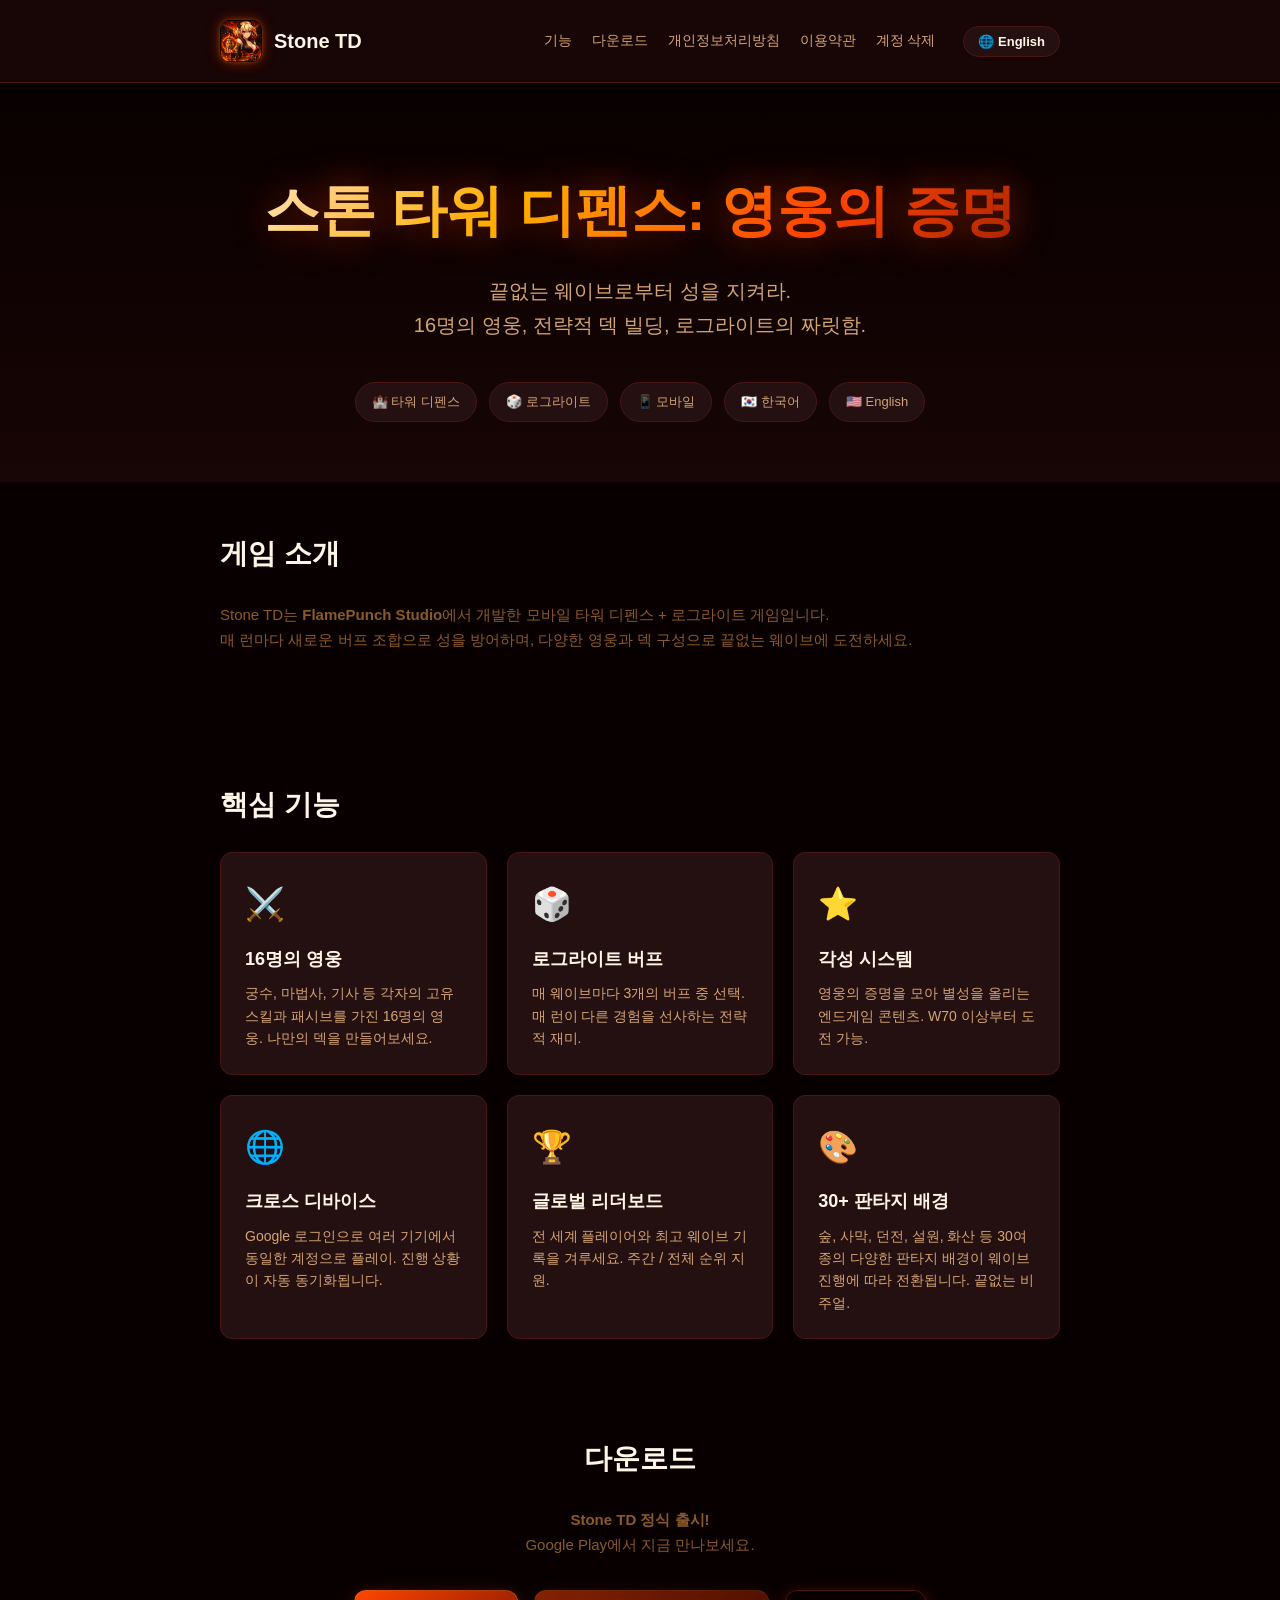
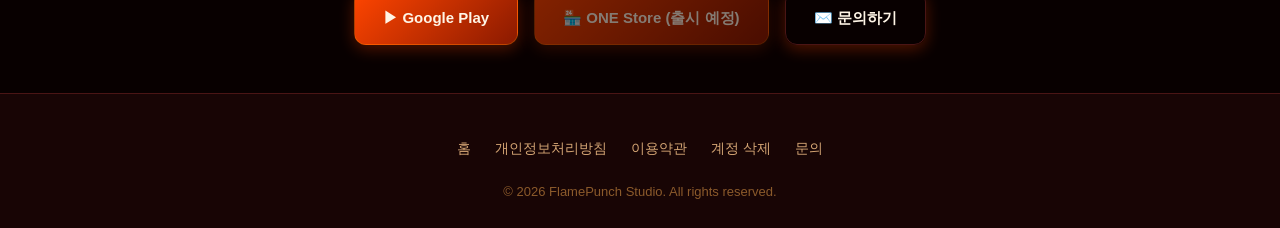
<file: index.html>
<!DOCTYPE html>
<html lang="ko">
<head>
  <meta charset="UTF-8" />
  <meta name="viewport" content="width=device-width, initial-scale=1.0" />
  <title>스톤 타워 디펜스: 영웅의 증명</title>
  <meta
    name="description"
    content="Stone TD는 성을 지키는 타워 디펜스 + 로그라이트 모바일 게임입니다. 16명의 영웅과 끝없는 웨이브에 맞서보세요."
  />
  <meta name="author" content="FlamePunch Studio" />
  <meta name="robots" content="index, follow" />

  <!-- Open Graph -->
  <meta property="og:title" content="스톤 타워 디펜스: 영웅의 증명" />
  <meta
    property="og:description"
    content="타워 디펜스 + 로그라이트 모바일 게임 — FlamePunch Studio"
  />
  <meta property="og:type" content="website" />
  <meta
    property="og:url"
    content="https://stonetd.flamepunch.com/"
  />

  <link rel="stylesheet" href="style.css" />
</head>
<body class="show-ko">
  <!-- ─────────── 헤더 ─────────── -->
  <header>
    <div class="container">
      <nav class="nav">
        <a href="index.html" class="logo">
          <img src="Stone_TD_Icon.png" alt="Stone TD" class="logo-icon" />
          <span>Stone TD</span>
        </a>
        <ul class="nav-links">
          <li>
            <a href="#features">
              <span data-lang="ko">기능</span>
              <span data-lang="en">Features</span>
            </a>
          </li>
          <li>
            <a href="#download">
              <span data-lang="ko">다운로드</span>
              <span data-lang="en">Download</span>
            </a>
          </li>
          <li>
            <a href="privacy.html">
              <span data-lang="ko">개인정보처리방침</span>
              <span data-lang="en">Privacy</span>
            </a>
          </li>
          <li>
            <a href="terms.html">
              <span data-lang="ko">이용약관</span>
              <span data-lang="en">Terms</span>
            </a>
          </li>
          <li>
            <a href="delete-account.html">
              <span data-lang="ko">계정 삭제</span>
              <span data-lang="en">Delete Account</span>
            </a>
          </li>
          <li>
            <button class="lang-switch" type="button">🌐 English</button>
          </li>
        </ul>
      </nav>
    </div>
  </header>

  <!-- ─────────── Hero ─────────── -->
  <section class="hero">
    <div class="container">
      <h1>
        <span data-lang="ko">스톤 타워 디펜스: 영웅의 증명</span>
        <span data-lang="en">Stone TD: Proof of Heroes</span>
      </h1>
      <p class="tagline" data-lang="ko">
        끝없는 웨이브로부터 성을 지켜라.<br />
        16명의 영웅, 전략적 덱 빌딩, 로그라이트의 짜릿함.
      </p>
      <p class="tagline" data-lang="en">
        Defend your castle from endless waves.<br />
        16 unique heroes, strategic deck building, roguelite thrills.
      </p>
      <div class="hero-badges">
        <span class="badge">
          <span data-lang="ko">🏰 타워 디펜스</span>
          <span data-lang="en">🏰 Tower Defense</span>
        </span>
        <span class="badge">
          <span data-lang="ko">🎲 로그라이트</span>
          <span data-lang="en">🎲 Roguelite</span>
        </span>
        <span class="badge">
          <span data-lang="ko">📱 모바일</span>
          <span data-lang="en">📱 Mobile</span>
        </span>
        <span class="badge">🇰🇷 한국어</span>
        <span class="badge">🇺🇸 English</span>
      </div>
    </div>
  </section>

  <!-- ─────────── About ─────────── -->
  <section id="about">
    <div class="container">
      <h2 class="section-title">
        <span data-lang="ko">게임 소개</span>
        <span data-lang="en">About Stone TD</span>
      </h2>
      <p class="section-subtitle" data-lang="ko">
        Stone TD는 <strong>FlamePunch Studio</strong>에서 개발한 모바일 타워
        디펜스 + 로그라이트 게임입니다.<br />
        매 런마다 새로운 버프 조합으로 성을 방어하며, 다양한 영웅과 덱 구성으로
        끝없는 웨이브에 도전하세요.
      </p>
      <p class="section-subtitle" data-lang="en">
        Stone TD is a mobile tower defense + roguelite game developed by
        <strong>FlamePunch Studio</strong>.<br />
        Defend your castle with fresh buff combinations every run, and
        challenge endless waves with diverse heroes and strategic deck
        building.
      </p>
    </div>
  </section>

  <!-- ─────────── Features ─────────── -->
  <section id="features">
    <div class="container">
      <h2 class="section-title">
        <span data-lang="ko">핵심 기능</span>
        <span data-lang="en">Core Features</span>
      </h2>
      <div class="features">
        <div class="feature-card">
          <div class="emoji">⚔️</div>
          <h3>
            <span data-lang="ko">16명의 영웅</span>
            <span data-lang="en">16 Unique Heroes</span>
          </h3>
          <p data-lang="ko">
            궁수, 마법사, 기사 등 각자의 고유 스킬과 패시브를 가진 16명의 영웅.
            나만의 덱을 만들어보세요.
          </p>
          <p data-lang="en">
            Archers, mages, knights, and more — 16 heroes each with unique
            skills and passives. Build your own deck.
          </p>
        </div>
        <div class="feature-card">
          <div class="emoji">🎲</div>
          <h3>
            <span data-lang="ko">로그라이트 버프</span>
            <span data-lang="en">Roguelite Buffs</span>
          </h3>
          <p data-lang="ko">
            매 웨이브마다 3개의 버프 중 선택. 매 런이 다른 경험을 선사하는
            전략적 재미.
          </p>
          <p data-lang="en">
            Choose 1 of 3 buffs every wave. Each run offers a fresh strategic
            experience.
          </p>
        </div>
        <div class="feature-card">
          <div class="emoji">⭐</div>
          <h3>
            <span data-lang="ko">각성 시스템</span>
            <span data-lang="en">Awakening System</span>
          </h3>
          <p data-lang="ko">
            영웅의 증명을 모아 별성을 올리는 엔드게임 콘텐츠. W70 이상부터 도전
            가능.
          </p>
          <p data-lang="en">
            Collect Hero's Proof to upgrade star levels — endgame content
            unlocked from Wave 70 and beyond.
          </p>
        </div>
        <div class="feature-card">
          <div class="emoji">🌐</div>
          <h3>
            <span data-lang="ko">크로스 디바이스</span>
            <span data-lang="en">Cross-Device Sync</span>
          </h3>
          <p data-lang="ko">
            Google 로그인으로 여러 기기에서 동일한 계정으로 플레이. 진행 상황이
            자동 동기화됩니다.
          </p>
          <p data-lang="en">
            Play across multiple devices with one account via Google Sign-In.
            Your progress syncs automatically.
          </p>
        </div>
        <div class="feature-card">
          <div class="emoji">🏆</div>
          <h3>
            <span data-lang="ko">글로벌 리더보드</span>
            <span data-lang="en">Global Leaderboard</span>
          </h3>
          <p data-lang="ko">
            전 세계 플레이어와 최고 웨이브 기록을 겨루세요. 주간 / 전체 순위
            지원.
          </p>
          <p data-lang="en">
            Compete with players worldwide for top wave records. Weekly and
            all-time rankings supported.
          </p>
        </div>
        <div class="feature-card">
          <div class="emoji">🎨</div>
          <h3>
            <span data-lang="ko">30+ 판타지 배경</span>
            <span data-lang="en">30+ Fantasy Backgrounds</span>
          </h3>
          <p data-lang="ko">
            숲, 사막, 던전, 설원, 화산 등 30여 종의 다양한 판타지 배경이
            웨이브 진행에 따라 전환됩니다. 끝없는 비주얼.
          </p>
          <p data-lang="en">
            Forest, desert, dungeon, snowfield, volcano, and more — 30+ fantasy
            backgrounds transition as you progress. Endless visuals.
          </p>
        </div>
      </div>
    </div>
  </section>

  <!-- ─────────── Download ─────────── -->
  <section id="download">
    <div class="container" style="text-align: center">
      <h2 class="section-title">
        <span data-lang="ko">다운로드</span>
        <span data-lang="en">Download</span>
      </h2>
      <p class="section-subtitle" data-lang="ko">
        <strong>Stone TD 정식 출시!</strong><br />
        Google Play에서 지금 만나보세요.
      </p>
      <p class="section-subtitle" data-lang="en">
        <strong>Stone TD is now available!</strong><br />
        Download on Google Play.
      </p>
      <div class="cta-buttons">
        <a href="https://play.google.com/store/apps/details?id=com.flamepunchstudio.stonetd&hl=ko-KR&gl=KR" class="btn" data-lang="ko" target="_blank" rel="noopener">▶ Google Play</a>
        <a href="https://play.google.com/store/apps/details?id=com.flamepunchstudio.stonetd&hl=en-US&gl=US" class="btn" data-lang="en" target="_blank" rel="noopener">▶ Google Play</a>
        <a href="#" class="btn" style="opacity: 0.5; cursor: not-allowed; pointer-events: none;">
          <span data-lang="ko">🏪 ONE Store (출시 예정)</span>
          <span data-lang="en">🏪 ONE Store (Coming soon)</span>
        </a>
        <a href="mailto:support@flamepunch.com" class="btn btn-secondary">
          <span data-lang="ko">✉️ 문의하기</span>
          <span data-lang="en">✉️ Contact Us</span>
        </a>
      </div>
    </div>
  </section>

  <!-- ─────────── 푸터 ─────────── -->
  <footer>
    <div class="container">
      <ul class="footer-links">
        <li>
          <a href="index.html">
            <span data-lang="ko">홈</span>
            <span data-lang="en">Home</span>
          </a>
        </li>
        <li>
          <a href="privacy.html">
            <span data-lang="ko">개인정보처리방침</span>
            <span data-lang="en">Privacy Policy</span>
          </a>
        </li>
        <li>
          <a href="terms.html">
            <span data-lang="ko">이용약관</span>
            <span data-lang="en">Terms of Service</span>
          </a>
        </li>
        <li>
          <a href="delete-account.html">
            <span data-lang="ko">계정 삭제</span>
            <span data-lang="en">Delete Account</span>
          </a>
        </li>
        <li>
          <a href="mailto:support@flamepunch.com">
            <span data-lang="ko">문의</span>
            <span data-lang="en">Contact</span>
          </a>
        </li>
      </ul>
      <p class="footer-copyright">
        © 2026 FlamePunch Studio. All rights reserved.
      </p>
    </div>
  </footer>

  <script src="lang.js"></script>
</body>
</html>
</file>
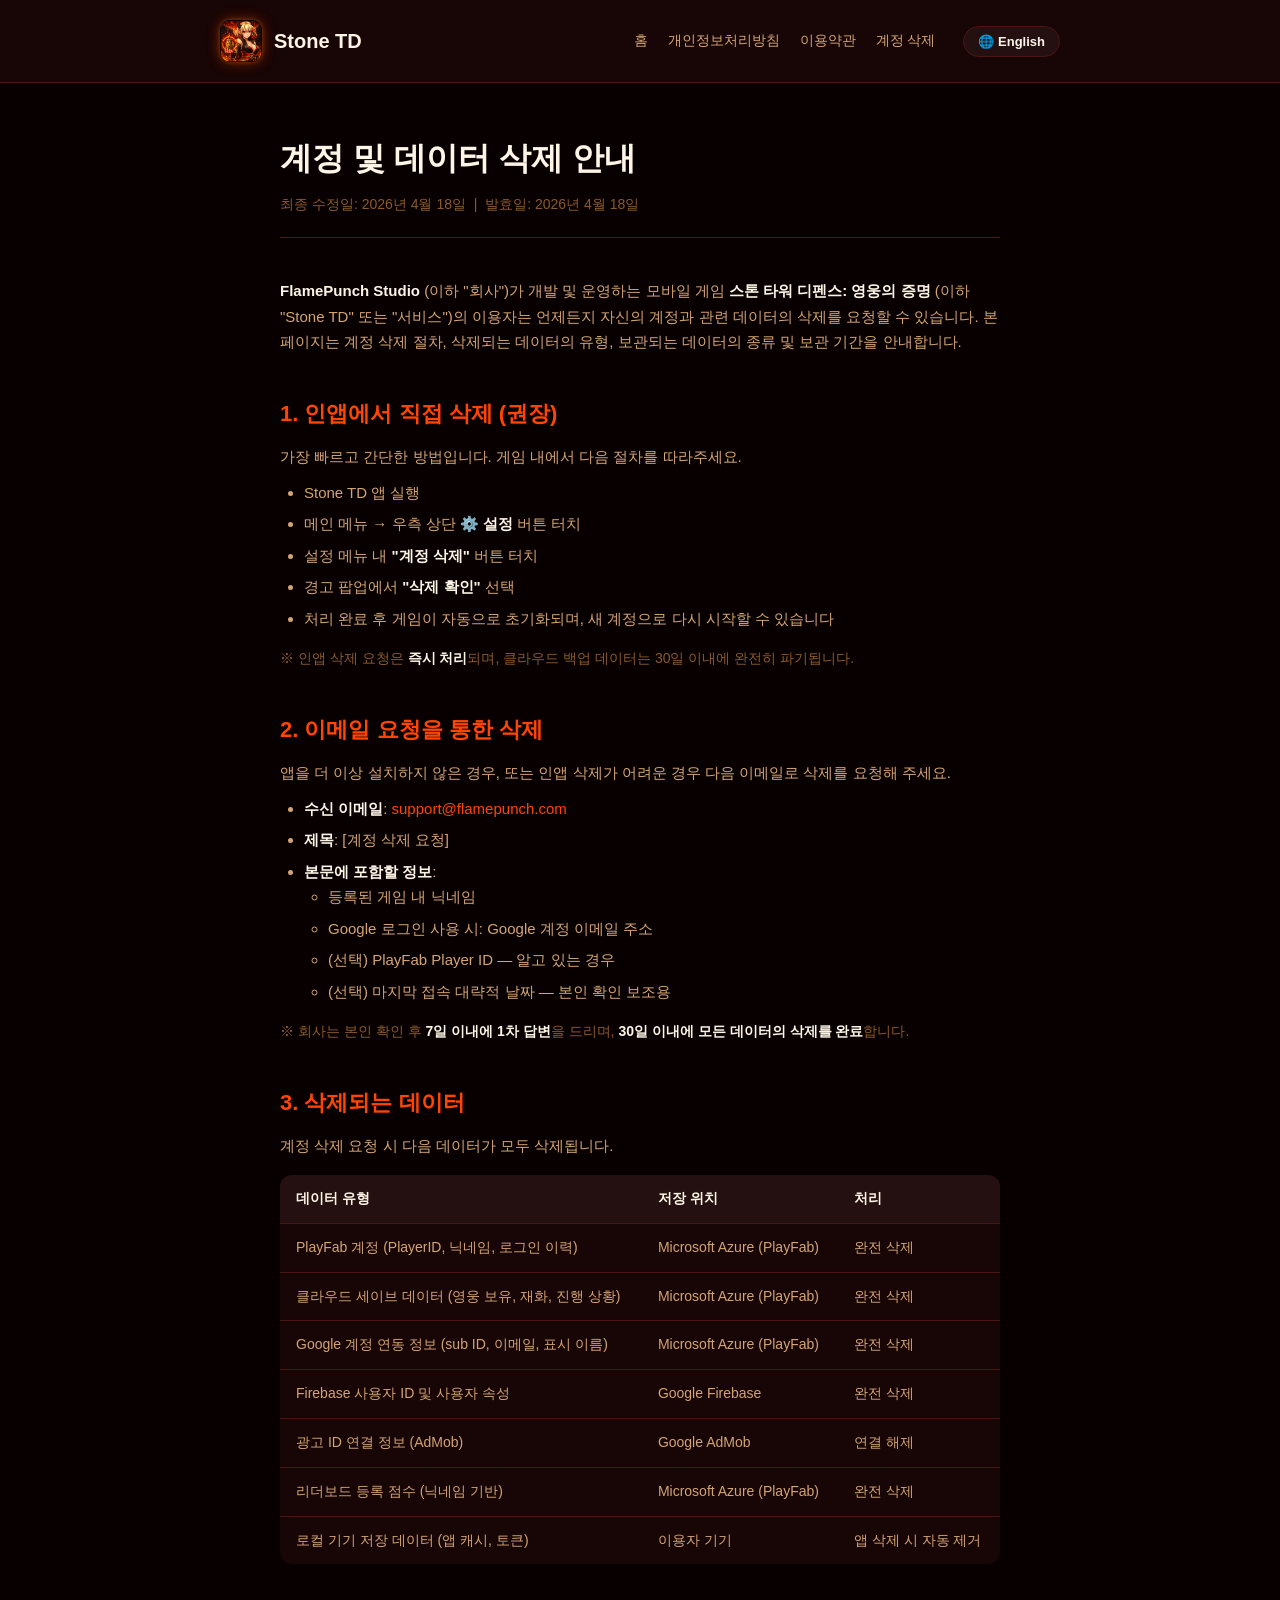
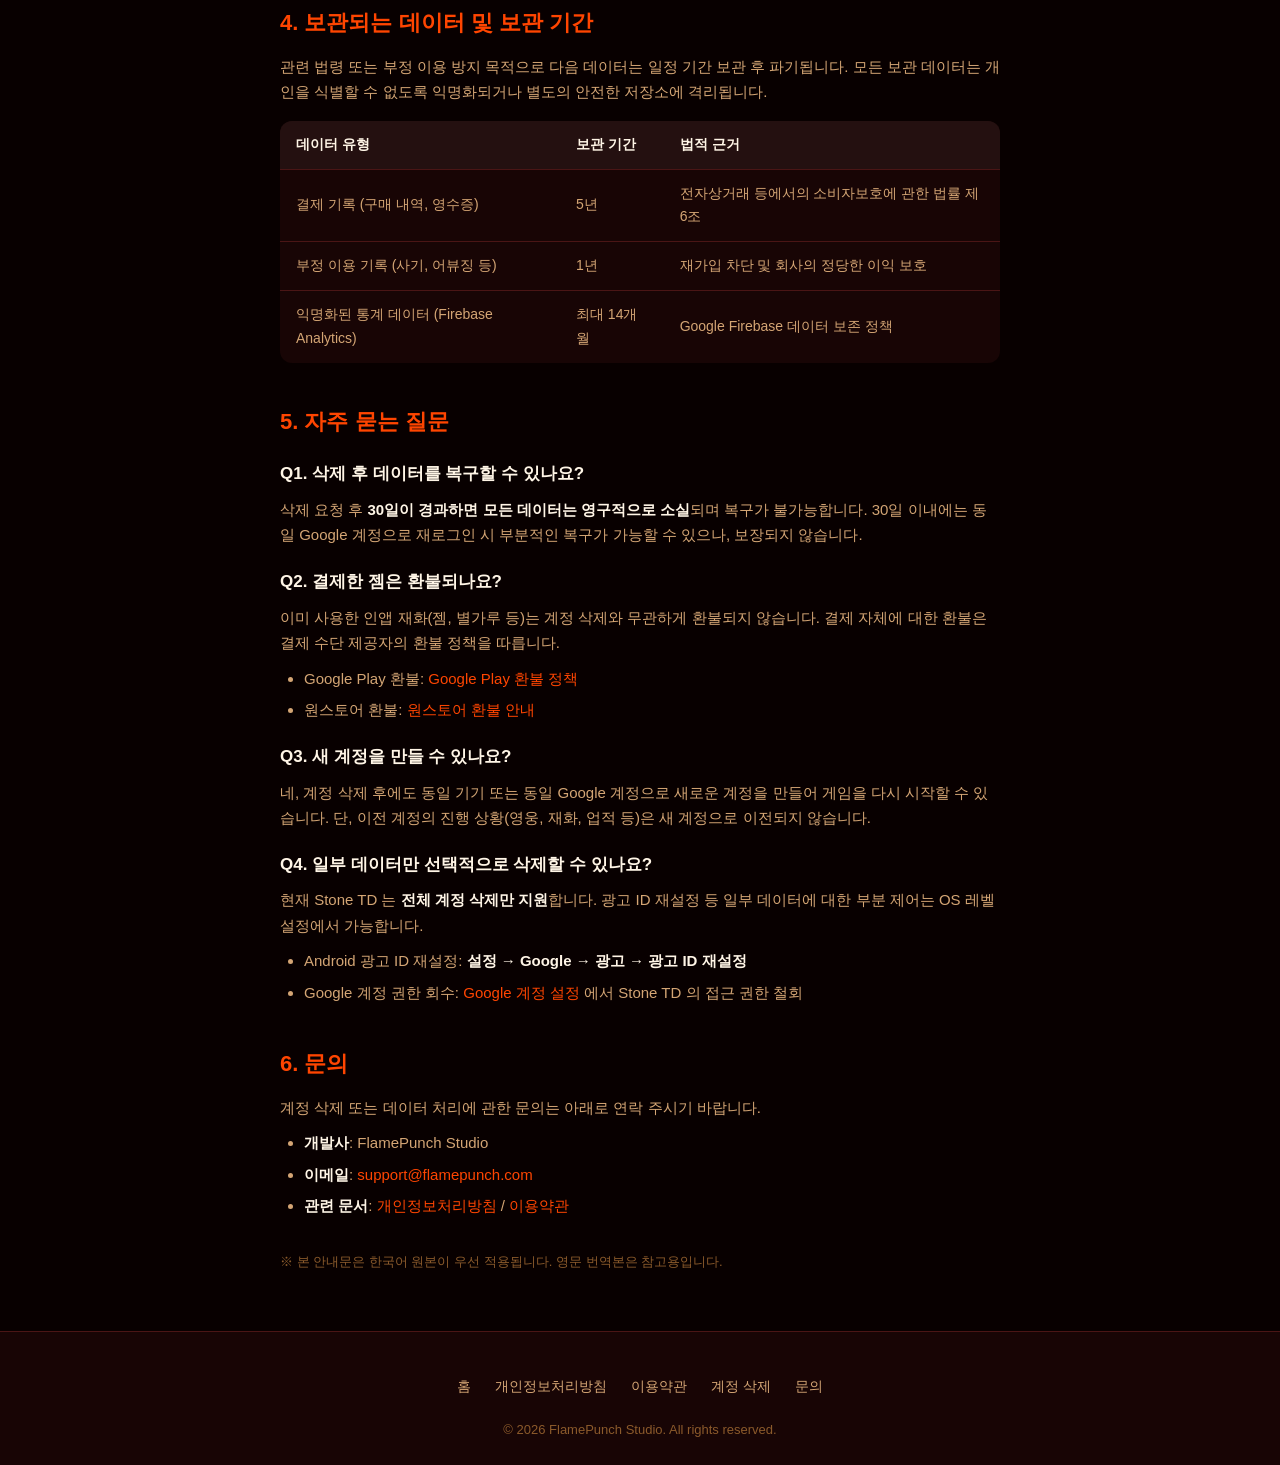
<file: delete-account.html>
<!DOCTYPE html>
<html lang="ko">
<head>
  <meta charset="UTF-8" />
  <meta name="viewport" content="width=device-width, initial-scale=1.0" />
  <title>계정 및 데이터 삭제 — 스톤 타워 디펜스: 영웅의 증명</title>
  <meta
    name="description"
    content="Stone TD 계정 삭제 안내 — 인앱 삭제 절차, 이메일 요청 방법, 삭제 및 보관되는 데이터 유형, 처리 기간"
  />
  <link rel="stylesheet" href="style.css" />
</head>
<body class="show-ko">
  <!-- ─────────── 헤더 ─────────── -->
  <header>
    <div class="container">
      <nav class="nav">
        <a href="index.html" class="logo">
          <img src="Stone_TD_Icon.png" alt="Stone TD" class="logo-icon" />
          <span>Stone TD</span>
        </a>
        <ul class="nav-links">
          <li>
            <a href="index.html">
              <span data-lang="ko">홈</span>
              <span data-lang="en">Home</span>
            </a>
          </li>
          <li>
            <a href="privacy.html">
              <span data-lang="ko">개인정보처리방침</span>
              <span data-lang="en">Privacy</span>
            </a>
          </li>
          <li>
            <a href="terms.html">
              <span data-lang="ko">이용약관</span>
              <span data-lang="en">Terms</span>
            </a>
          </li>
          <li>
            <a href="delete-account.html">
              <span data-lang="ko">계정 삭제</span>
              <span data-lang="en">Delete Account</span>
            </a>
          </li>
          <li>
            <button class="lang-switch" type="button">🌐 English</button>
          </li>
        </ul>
      </nav>
    </div>
  </header>

  <!-- ─────────── 법적 문서 컨테이너 ─────────── -->
  <main class="legal-container">
    <!-- ─────────── 한국어 섹션 ─────────── -->
    <div data-lang="ko">
    <h1>계정 및 데이터 삭제 안내</h1>
    <p class="legal-subtitle">
      최종 수정일: 2026년 4월 18일 &nbsp;|&nbsp; 발효일: 2026년 4월 18일
    </p>

    <p>
      <strong>FlamePunch Studio</strong> (이하 "회사")가 개발 및 운영하는 모바일
      게임 <strong>스톤 타워 디펜스: 영웅의 증명</strong> (이하 "Stone TD" 또는
      "서비스")의 이용자는 언제든지 자신의 계정과 관련 데이터의 삭제를 요청할 수
      있습니다. 본 페이지는 계정 삭제 절차, 삭제되는 데이터의 유형, 보관되는
      데이터의 종류 및 보관 기간을 안내합니다.
    </p>

    <h2>1. 인앱에서 직접 삭제 (권장)</h2>
    <p>
      가장 빠르고 간단한 방법입니다. 게임 내에서 다음 절차를 따라주세요.
    </p>
    <ul>
      <li>Stone TD 앱 실행</li>
      <li>메인 메뉴 → 우측 상단 <strong>⚙️ 설정</strong> 버튼 터치</li>
      <li>설정 메뉴 내 <strong>"계정 삭제"</strong> 버튼 터치</li>
      <li>경고 팝업에서 <strong>"삭제 확인"</strong> 선택</li>
      <li>처리 완료 후 게임이 자동으로 초기화되며, 새 계정으로 다시 시작할 수
        있습니다</li>
    </ul>
    <p style="font-size: 14px; color: var(--text-muted)">
      ※ 인앱 삭제 요청은 <strong>즉시 처리</strong>되며, 클라우드 백업 데이터는
      30일 이내에 완전히 파기됩니다.
    </p>

    <h2>2. 이메일 요청을 통한 삭제</h2>
    <p>
      앱을 더 이상 설치하지 않은 경우, 또는 인앱 삭제가 어려운 경우 다음 이메일로
      삭제를 요청해 주세요.
    </p>
    <ul>
      <li><strong>수신 이메일</strong>:
        <a href="mailto:support@flamepunch.com">support@flamepunch.com</a></li>
      <li><strong>제목</strong>: [계정 삭제 요청]</li>
      <li><strong>본문에 포함할 정보</strong>:
        <ul>
          <li>등록된 게임 내 닉네임</li>
          <li>Google 로그인 사용 시: Google 계정 이메일 주소</li>
          <li>(선택) PlayFab Player ID — 알고 있는 경우</li>
          <li>(선택) 마지막 접속 대략적 날짜 — 본인 확인 보조용</li>
        </ul>
      </li>
    </ul>
    <p style="font-size: 14px; color: var(--text-muted)">
      ※ 회사는 본인 확인 후 <strong>7일 이내에 1차 답변</strong>을 드리며,
      <strong>30일 이내에 모든 데이터의 삭제를 완료</strong>합니다.
    </p>

    <h2>3. 삭제되는 데이터</h2>
    <p>계정 삭제 요청 시 다음 데이터가 모두 삭제됩니다.</p>
    <table class="data-table">
      <thead>
        <tr>
          <th>데이터 유형</th>
          <th>저장 위치</th>
          <th>처리</th>
        </tr>
      </thead>
      <tbody>
        <tr>
          <td>PlayFab 계정 (PlayerID, 닉네임, 로그인 이력)</td>
          <td>Microsoft Azure (PlayFab)</td>
          <td>완전 삭제</td>
        </tr>
        <tr>
          <td>클라우드 세이브 데이터 (영웅 보유, 재화, 진행 상황)</td>
          <td>Microsoft Azure (PlayFab)</td>
          <td>완전 삭제</td>
        </tr>
        <tr>
          <td>Google 계정 연동 정보 (sub ID, 이메일, 표시 이름)</td>
          <td>Microsoft Azure (PlayFab)</td>
          <td>완전 삭제</td>
        </tr>
        <tr>
          <td>Firebase 사용자 ID 및 사용자 속성</td>
          <td>Google Firebase</td>
          <td>완전 삭제</td>
        </tr>
        <tr>
          <td>광고 ID 연결 정보 (AdMob)</td>
          <td>Google AdMob</td>
          <td>연결 해제</td>
        </tr>
        <tr>
          <td>리더보드 등록 점수 (닉네임 기반)</td>
          <td>Microsoft Azure (PlayFab)</td>
          <td>완전 삭제</td>
        </tr>
        <tr>
          <td>로컬 기기 저장 데이터 (앱 캐시, 토큰)</td>
          <td>이용자 기기</td>
          <td>앱 삭제 시 자동 제거</td>
        </tr>
      </tbody>
    </table>

    <h2>4. 보관되는 데이터 및 보관 기간</h2>
    <p>
      관련 법령 또는 부정 이용 방지 목적으로 다음 데이터는 일정 기간 보관 후
      파기됩니다. 모든 보관 데이터는 개인을 식별할 수 없도록 익명화되거나
      별도의 안전한 저장소에 격리됩니다.
    </p>
    <table class="data-table">
      <thead>
        <tr>
          <th>데이터 유형</th>
          <th>보관 기간</th>
          <th>법적 근거</th>
        </tr>
      </thead>
      <tbody>
        <tr>
          <td>결제 기록 (구매 내역, 영수증)</td>
          <td>5년</td>
          <td>전자상거래 등에서의 소비자보호에 관한 법률 제6조</td>
        </tr>
        <tr>
          <td>부정 이용 기록 (사기, 어뷰징 등)</td>
          <td>1년</td>
          <td>재가입 차단 및 회사의 정당한 이익 보호</td>
        </tr>
        <tr>
          <td>익명화된 통계 데이터 (Firebase Analytics)</td>
          <td>최대 14개월</td>
          <td>Google Firebase 데이터 보존 정책</td>
        </tr>
      </tbody>
    </table>

    <h2>5. 자주 묻는 질문</h2>

    <h3>Q1. 삭제 후 데이터를 복구할 수 있나요?</h3>
    <p>
      삭제 요청 후 <strong>30일이 경과하면 모든 데이터는 영구적으로
      소실</strong>되며 복구가 불가능합니다. 30일 이내에는 동일 Google 계정으로
      재로그인 시 부분적인 복구가 가능할 수 있으나, 보장되지 않습니다.
    </p>

    <h3>Q2. 결제한 젬은 환불되나요?</h3>
    <p>
      이미 사용한 인앱 재화(젬, 별가루 등)는 계정 삭제와 무관하게
      환불되지 않습니다. 결제 자체에 대한 환불은 결제 수단 제공자의 환불 정책을
      따릅니다.
    </p>
    <ul>
      <li>Google Play 환불:
        <a href="https://support.google.com/googleplay/answer/2479637" target="_blank" rel="noopener">
          Google Play 환불 정책
        </a></li>
      <li>원스토어 환불:
        <a href="https://onestore.co.kr/userpoc/normal/refund/refundGuide" target="_blank" rel="noopener">
          원스토어 환불 안내
        </a></li>
    </ul>

    <h3>Q3. 새 계정을 만들 수 있나요?</h3>
    <p>
      네, 계정 삭제 후에도 동일 기기 또는 동일 Google 계정으로 새로운 계정을
      만들어 게임을 다시 시작할 수 있습니다. 단, 이전 계정의 진행 상황(영웅,
      재화, 업적 등)은 새 계정으로 이전되지 않습니다.
    </p>

    <h3>Q4. 일부 데이터만 선택적으로 삭제할 수 있나요?</h3>
    <p>
      현재 Stone TD 는 <strong>전체 계정 삭제만 지원</strong>합니다. 광고 ID
      재설정 등 일부 데이터에 대한 부분 제어는 OS 레벨 설정에서 가능합니다.
    </p>
    <ul>
      <li>Android 광고 ID 재설정:
        <strong>설정 → Google → 광고 → 광고 ID 재설정</strong></li>
      <li>Google 계정 권한 회수:
        <a href="https://myaccount.google.com/permissions" target="_blank" rel="noopener">
          Google 계정 설정
        </a>에서 Stone TD 의 접근 권한 철회</li>
    </ul>

    <h2>6. 문의</h2>
    <p>
      계정 삭제 또는 데이터 처리에 관한 문의는 아래로 연락 주시기 바랍니다.
    </p>
    <ul>
      <li><strong>개발사</strong>: FlamePunch Studio</li>
      <li>
        <strong>이메일</strong>:
        <a href="mailto:support@flamepunch.com">support@flamepunch.com</a>
      </li>
      <li>
        <strong>관련 문서</strong>:
        <a href="privacy.html">개인정보처리방침</a> /
        <a href="terms.html">이용약관</a>
      </li>
    </ul>

    <p style="margin-top: 32px; color: var(--text-muted); font-size: 13px">
      ※ 본 안내문은 한국어 원본이 우선 적용됩니다. 영문 번역본은 참고용입니다.
    </p>
    </div>
    <!-- ─────────── /한국어 섹션 ─────────── -->

    <!-- ─────────── English Section ─────────── -->
    <div data-lang="en">
      <h1>Account &amp; Data Deletion</h1>
      <p class="legal-subtitle">
        Last updated: April 18, 2026 &nbsp;|&nbsp; Effective: April 18, 2026
      </p>

      <p>
        <strong>FlamePunch Studio</strong> ("we", "us", or "our"), the developer
        and operator of the mobile game
        <strong>Stone TD: Proof of Heroes</strong> (the "Service"), allows users
        to request deletion of their account and associated data at any time.
        This page describes the account deletion procedure, the data types that
        will be deleted, and the data types that will be retained along with
        retention periods.
      </p>

      <h2>1. In-App Deletion (Recommended)</h2>
      <p>The fastest and simplest method. Follow these steps within the game:</p>
      <ul>
        <li>Launch the Stone TD app</li>
        <li>From the main menu, tap the <strong>⚙️ Settings</strong> button at
          the top right</li>
        <li>In the Settings menu, tap the <strong>"Delete Account"</strong>
          button</li>
        <li>On the warning popup, tap <strong>"Confirm Delete"</strong></li>
        <li>The game will automatically reset upon completion. You may start
          fresh with a new account at any time</li>
      </ul>
      <p style="font-size: 14px; color: var(--text-muted)">
        ※ In-app deletion requests are <strong>processed immediately</strong>,
        and cloud backup data is <strong>fully purged within 30 days</strong>.
      </p>

      <h2>2. Email Request</h2>
      <p>
        If you have already uninstalled the app or in-app deletion is not
        feasible, please send a deletion request via email:
      </p>
      <ul>
        <li><strong>Recipient</strong>:
          <a href="mailto:support@flamepunch.com">support@flamepunch.com</a></li>
        <li><strong>Subject</strong>: [Account Deletion Request]</li>
        <li><strong>Required information in the body</strong>:
          <ul>
            <li>Your in-game nickname</li>
            <li>If using Google Sign-In: your Google account email</li>
            <li>(Optional) PlayFab Player ID — if known</li>
            <li>(Optional) Approximate date of last login — for identity
              verification</li>
          </ul>
        </li>
      </ul>
      <p style="font-size: 14px; color: var(--text-muted)">
        ※ We will provide an <strong>initial response within 7 days</strong> and
        <strong>complete deletion of all data within 30 days</strong> after
        identity verification.
      </p>

      <h2>3. Data That Will Be Deleted</h2>
      <p>Upon account deletion, the following data will be fully removed:</p>
      <table class="data-table">
        <thead>
          <tr>
            <th>Data Type</th>
            <th>Storage Location</th>
            <th>Action</th>
          </tr>
        </thead>
        <tbody>
          <tr>
            <td>PlayFab account (PlayerID, nickname, login history)</td>
            <td>Microsoft Azure (PlayFab)</td>
            <td>Fully deleted</td>
          </tr>
          <tr>
            <td>Cloud save data (heroes owned, currency, game progress)</td>
            <td>Microsoft Azure (PlayFab)</td>
            <td>Fully deleted</td>
          </tr>
          <tr>
            <td>Google account linkage (sub ID, email, display name)</td>
            <td>Microsoft Azure (PlayFab)</td>
            <td>Fully deleted</td>
          </tr>
          <tr>
            <td>Firebase user ID and user properties</td>
            <td>Google Firebase</td>
            <td>Fully deleted</td>
          </tr>
          <tr>
            <td>Advertising ID linkage (AdMob)</td>
            <td>Google AdMob</td>
            <td>Linkage severed</td>
          </tr>
          <tr>
            <td>Leaderboard entries (nickname-based)</td>
            <td>Microsoft Azure (PlayFab)</td>
            <td>Fully deleted</td>
          </tr>
          <tr>
            <td>Local device storage (app cache, tokens)</td>
            <td>User device</td>
            <td>Removed automatically when app is uninstalled</td>
          </tr>
        </tbody>
      </table>

      <h2>4. Data That Will Be Retained</h2>
      <p>
        For legal compliance and fraud prevention, the following data will be
        retained for a defined period before being purged. All retained data is
        anonymized or isolated in secure storage so that individuals cannot be
        identified.
      </p>
      <table class="data-table">
        <thead>
          <tr>
            <th>Data Type</th>
            <th>Retention Period</th>
            <th>Legal Basis</th>
          </tr>
        </thead>
        <tbody>
          <tr>
            <td>Payment records (purchase history, receipts)</td>
            <td>5 years</td>
            <td>Korean Consumer Protection Act (Article 6 of the Act on Consumer
              Protection in Electronic Commerce)</td>
          </tr>
          <tr>
            <td>Fraud / abuse records</td>
            <td>1 year</td>
            <td>Re-registration prevention and legitimate interests of the
              operator</td>
          </tr>
          <tr>
            <td>Anonymized analytics data (Firebase Analytics)</td>
            <td>Up to 14 months</td>
            <td>Google Firebase data retention policy</td>
          </tr>
        </tbody>
      </table>

      <h2>5. Frequently Asked Questions</h2>

      <h3>Q1. Can I recover my data after deletion?</h3>
      <p>
        After 30 days from the deletion request, all data is
        <strong>permanently lost</strong> and cannot be recovered. Within the
        first 30 days, partial recovery may be possible by signing in with the
        same Google account, but it is not guaranteed.
      </p>

      <h3>Q2. Will my purchased gems be refunded?</h3>
      <p>
        In-app currencies (gems, stardust, etc.) that have already been used are
        <strong>not refundable</strong>, regardless of account deletion. Refunds
        for the purchases themselves are subject to the refund policies of the
        respective payment providers:
      </p>
      <ul>
        <li>Google Play refunds:
          <a href="https://support.google.com/googleplay/answer/2479637" target="_blank" rel="noopener">
            Google Play Refund Policy
          </a></li>
        <li>ONE Store refunds:
          <a href="https://onestore.co.kr/userpoc/normal/refund/refundGuide" target="_blank" rel="noopener">
            ONE Store Refund Guide
          </a></li>
      </ul>

      <h3>Q3. Can I create a new account?</h3>
      <p>
        Yes. After deletion, you may create a new account on the same device or
        with the same Google account and start fresh. However, the previous
        account's progress (heroes, currency, achievements, etc.) will not be
        transferred to the new account.
      </p>

      <h3>Q4. Can I selectively delete only some of my data?</h3>
      <p>
        Stone TD currently <strong>only supports full account deletion</strong>.
        Partial control over certain data, such as advertising ID, is available
        at the OS level:
      </p>
      <ul>
        <li>Reset Android Advertising ID:
          <strong>Settings → Google → Ads → Reset advertising ID</strong></li>
        <li>Revoke Google account permissions: visit
          <a href="https://myaccount.google.com/permissions" target="_blank" rel="noopener">
            Google Account Permissions
          </a>
          and revoke Stone TD's access</li>
      </ul>

      <h2>6. Contact</h2>
      <p>
        For inquiries regarding account deletion or data processing, please
        contact us:
      </p>
      <ul>
        <li><strong>Developer</strong>: FlamePunch Studio</li>
        <li>
          <strong>Email</strong>:
          <a href="mailto:support@flamepunch.com">support@flamepunch.com</a>
        </li>
        <li>
          <strong>Related documents</strong>:
          <a href="privacy.html">Privacy Policy</a> /
          <a href="terms.html">Terms of Service</a>
        </li>
      </ul>
    </div>
  </main>

  <!-- ─────────── 푸터 ─────────── -->
  <footer>
    <div class="container">
      <ul class="footer-links">
        <li>
          <a href="index.html">
            <span data-lang="ko">홈</span>
            <span data-lang="en">Home</span>
          </a>
        </li>
        <li>
          <a href="privacy.html">
            <span data-lang="ko">개인정보처리방침</span>
            <span data-lang="en">Privacy Policy</span>
          </a>
        </li>
        <li>
          <a href="terms.html">
            <span data-lang="ko">이용약관</span>
            <span data-lang="en">Terms of Service</span>
          </a>
        </li>
        <li>
          <a href="delete-account.html">
            <span data-lang="ko">계정 삭제</span>
            <span data-lang="en">Delete Account</span>
          </a>
        </li>
        <li>
          <a href="mailto:support@flamepunch.com">
            <span data-lang="ko">문의</span>
            <span data-lang="en">Contact</span>
          </a>
        </li>
      </ul>
      <p class="footer-copyright">
        © 2026 FlamePunch Studio. All rights reserved.
      </p>
    </div>
  </footer>

  <script src="lang.js"></script>
</body>
</html>
</file>
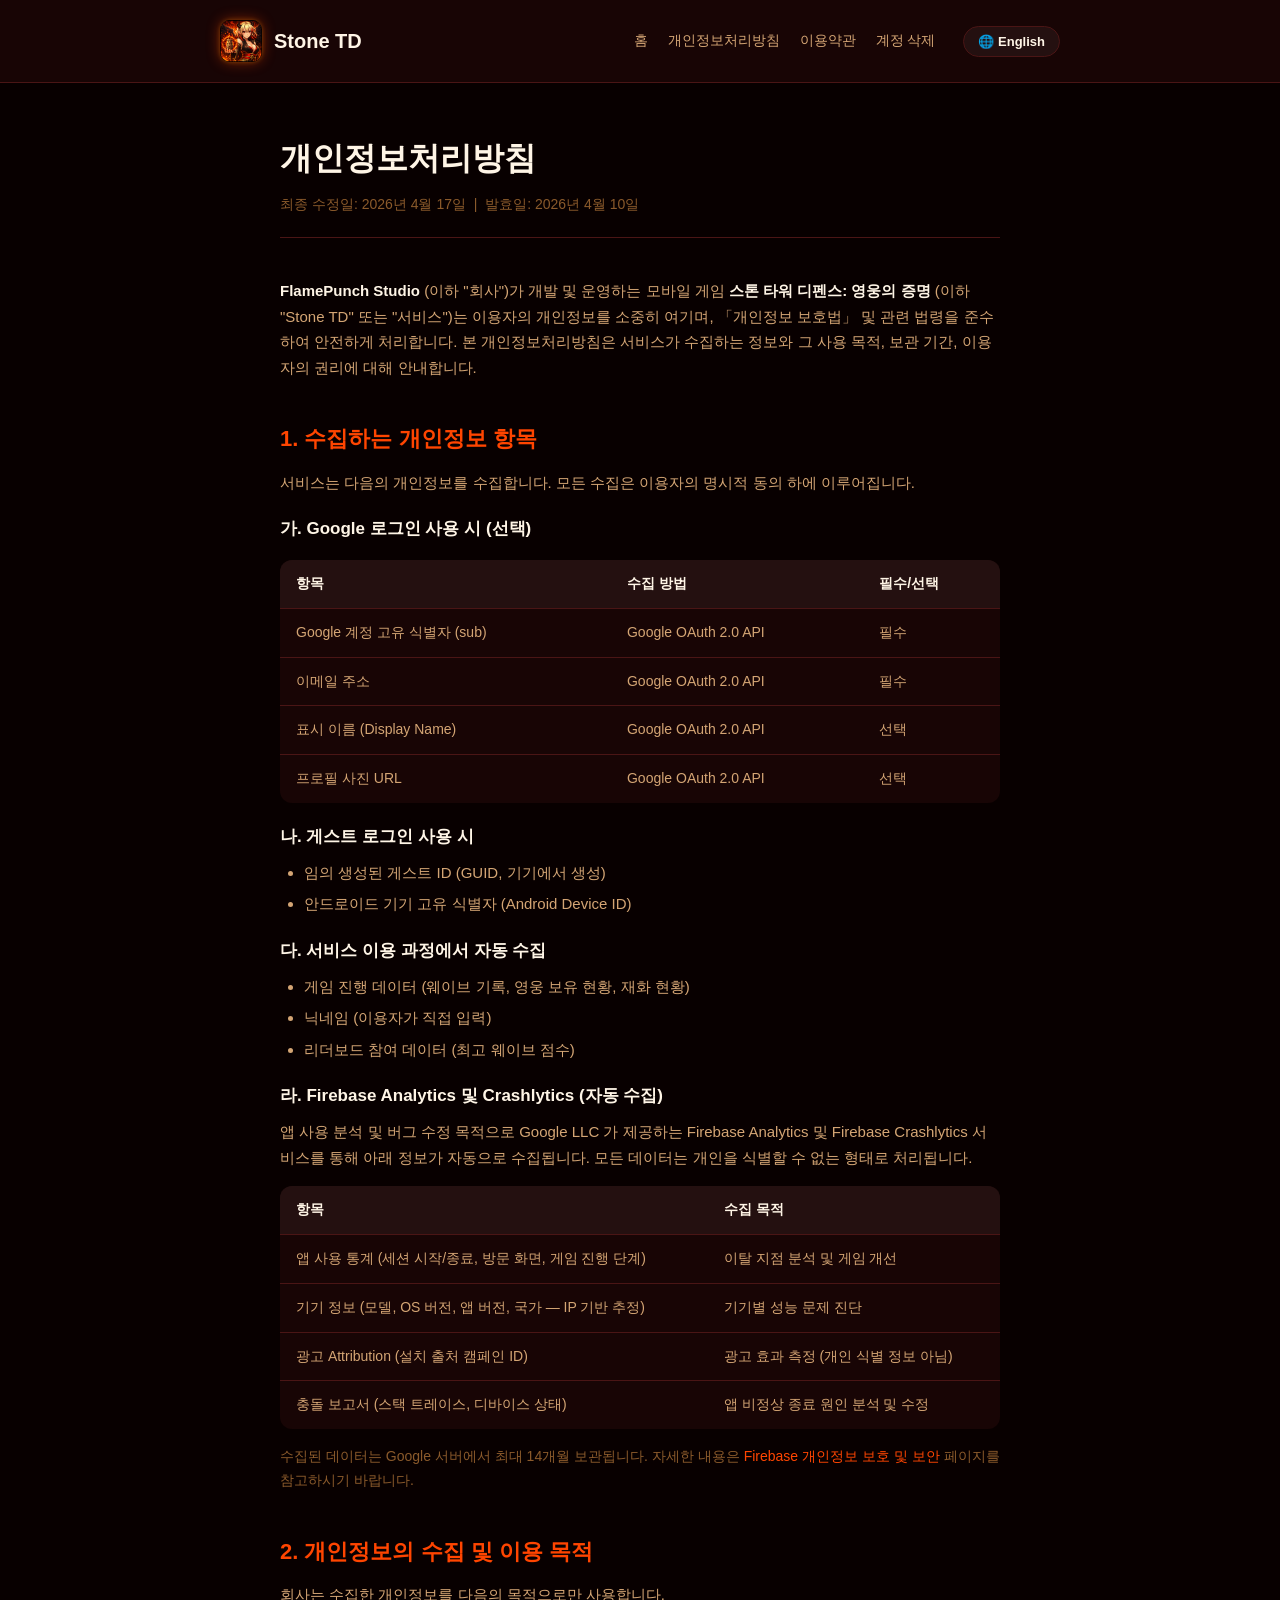
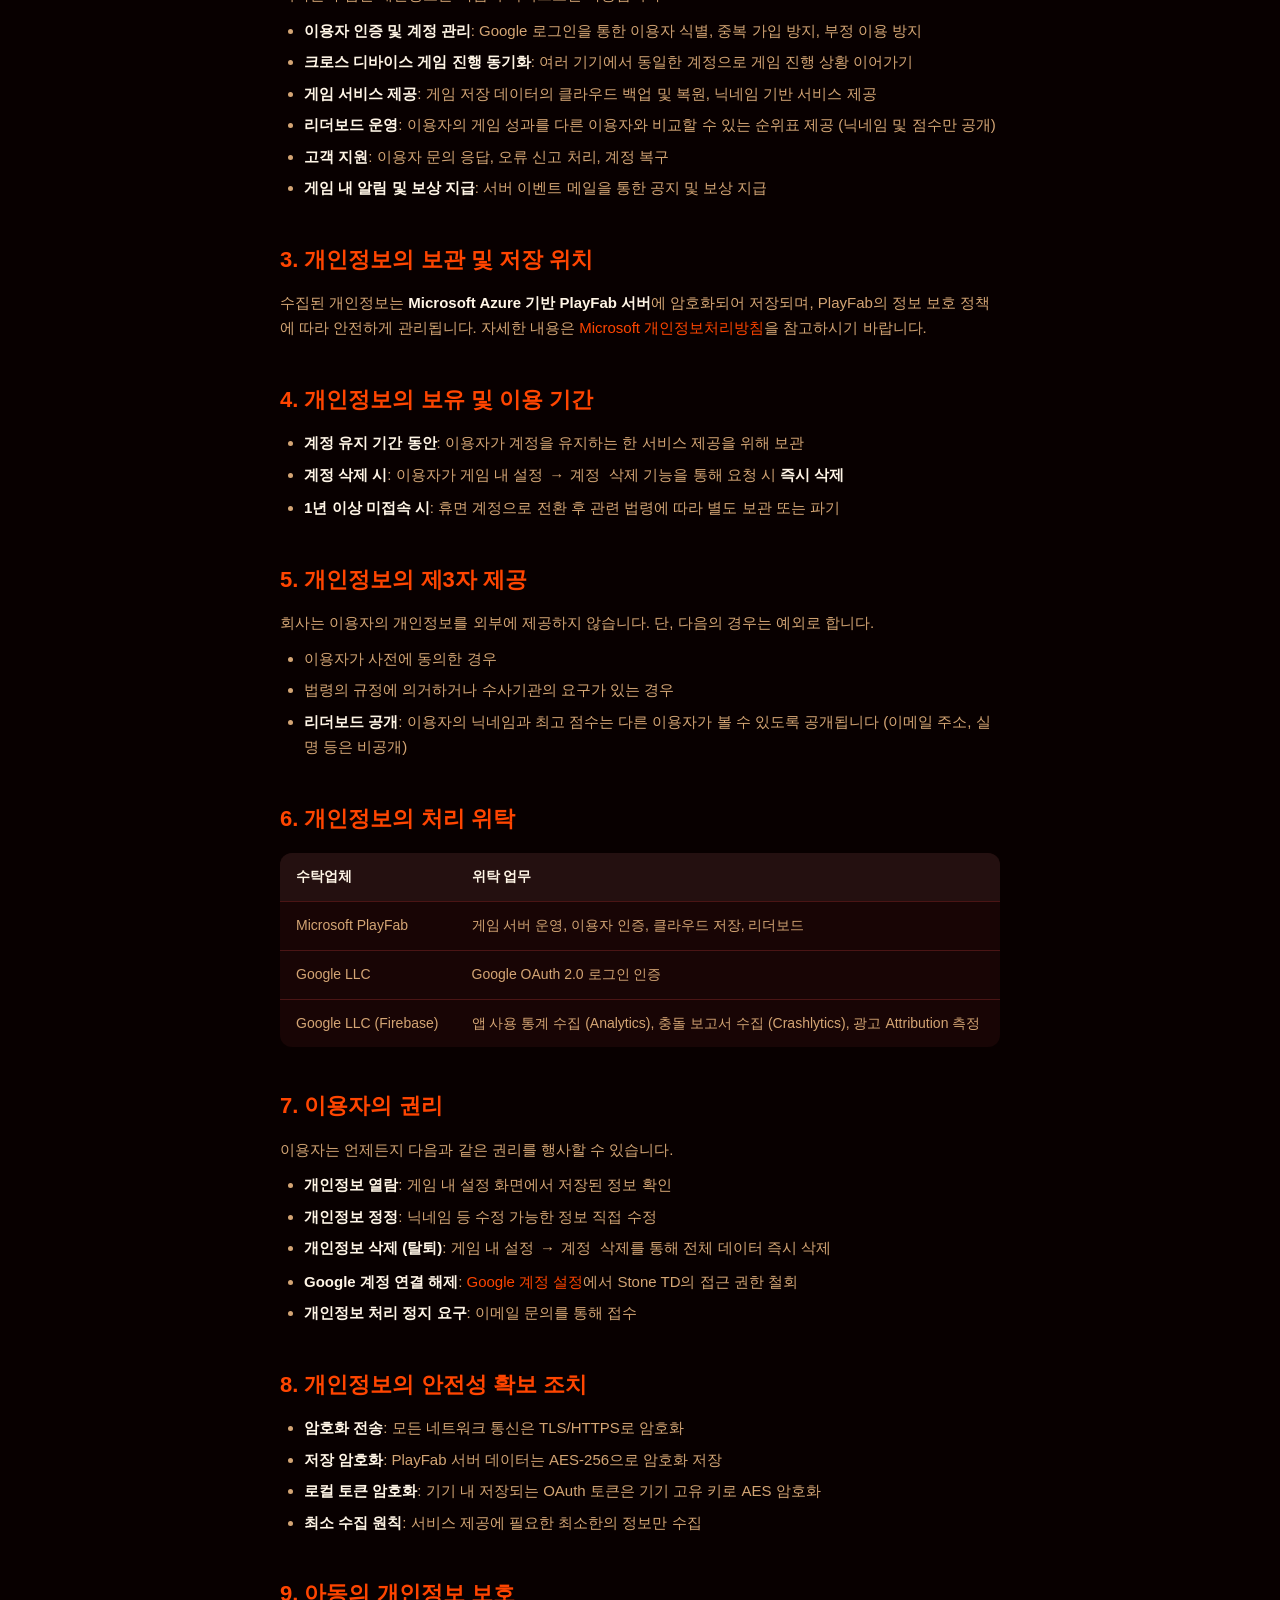
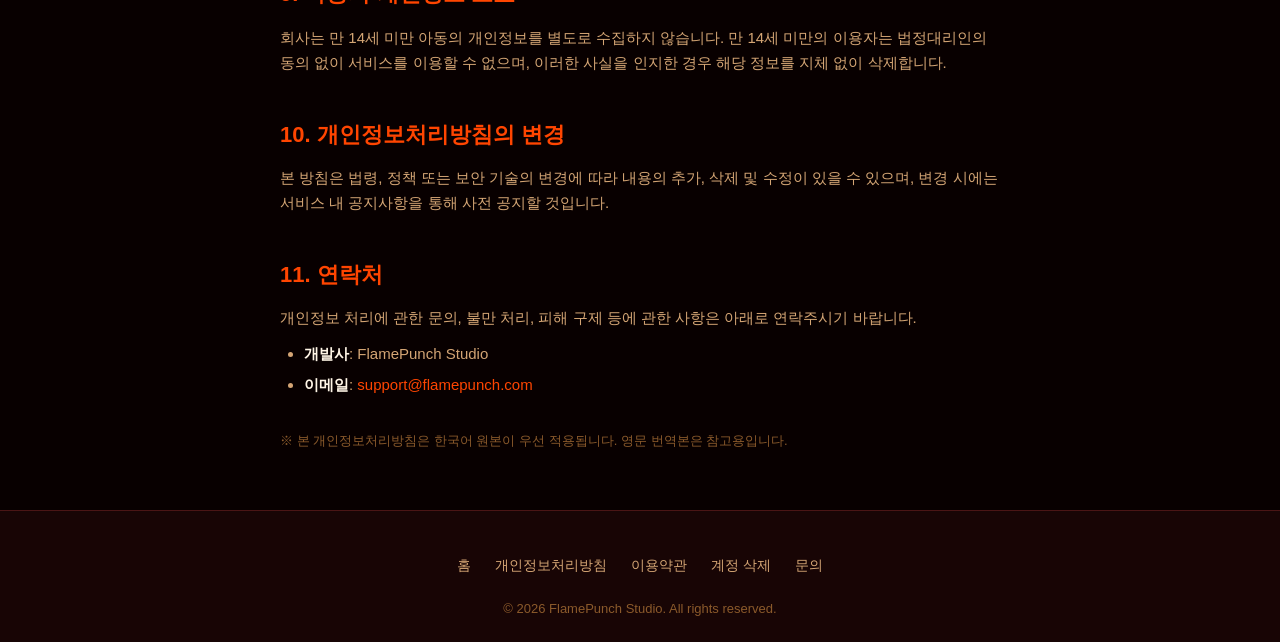
<file: privacy.html>
<!DOCTYPE html>
<html lang="ko">
<head>
  <meta charset="UTF-8" />
  <meta name="viewport" content="width=device-width, initial-scale=1.0" />
  <title>개인정보처리방침 — 스톤 타워 디펜스: 영웅의 증명</title>
  <meta
    name="description"
    content="Stone TD 개인정보처리방침 — 수집하는 정보, 사용 목적, 보관 기간, 사용자 권리에 대한 안내"
  />
  <link rel="stylesheet" href="style.css" />
</head>
<body class="show-ko">
  <!-- ─────────── 헤더 ─────────── -->
  <header>
    <div class="container">
      <nav class="nav">
        <a href="index.html" class="logo">
          <img src="Stone_TD_Icon.png" alt="Stone TD" class="logo-icon" />
          <span>Stone TD</span>
        </a>
        <ul class="nav-links">
          <li>
            <a href="index.html">
              <span data-lang="ko">홈</span>
              <span data-lang="en">Home</span>
            </a>
          </li>
          <li>
            <a href="privacy.html">
              <span data-lang="ko">개인정보처리방침</span>
              <span data-lang="en">Privacy</span>
            </a>
          </li>
          <li>
            <a href="terms.html">
              <span data-lang="ko">이용약관</span>
              <span data-lang="en">Terms</span>
            </a>
          </li>
          <li>
            <a href="delete-account.html">
              <span data-lang="ko">계정 삭제</span>
              <span data-lang="en">Delete Account</span>
            </a>
          </li>
          <li>
            <button class="lang-switch" type="button">🌐 English</button>
          </li>
        </ul>
      </nav>
    </div>
  </header>

  <!-- ─────────── 법적 문서 컨테이너 ─────────── -->
  <main class="legal-container">
    <!-- ─────────── 한국어 섹션 ─────────── -->
    <div data-lang="ko">
    <h1>개인정보처리방침</h1>
    <p class="legal-subtitle">
      최종 수정일: 2026년 4월 17일 &nbsp;|&nbsp; 발효일: 2026년 4월 10일
    </p>

    <p>
      <strong>FlamePunch Studio</strong> (이하 "회사")가 개발 및 운영하는 모바일
      게임 <strong>스톤 타워 디펜스: 영웅의 증명</strong> (이하 "Stone TD" 또는
      "서비스")는 이용자의 개인정보를 소중히 여기며, 「개인정보 보호법」 및
      관련 법령을 준수하여 안전하게 처리합니다. 본 개인정보처리방침은 서비스가
      수집하는 정보와 그 사용 목적, 보관 기간, 이용자의 권리에 대해 안내합니다.
    </p>

    <h2>1. 수집하는 개인정보 항목</h2>
    <p>
      서비스는 다음의 개인정보를 수집합니다. 모든 수집은 이용자의 명시적 동의
      하에 이루어집니다.
    </p>

    <h3>가. Google 로그인 사용 시 (선택)</h3>
    <table class="data-table">
      <thead>
        <tr>
          <th>항목</th>
          <th>수집 방법</th>
          <th>필수/선택</th>
        </tr>
      </thead>
      <tbody>
        <tr>
          <td>Google 계정 고유 식별자 (sub)</td>
          <td>Google OAuth 2.0 API</td>
          <td>필수</td>
        </tr>
        <tr>
          <td>이메일 주소</td>
          <td>Google OAuth 2.0 API</td>
          <td>필수</td>
        </tr>
        <tr>
          <td>표시 이름 (Display Name)</td>
          <td>Google OAuth 2.0 API</td>
          <td>선택</td>
        </tr>
        <tr>
          <td>프로필 사진 URL</td>
          <td>Google OAuth 2.0 API</td>
          <td>선택</td>
        </tr>
      </tbody>
    </table>

    <h3>나. 게스트 로그인 사용 시</h3>
    <ul>
      <li>임의 생성된 게스트 ID (GUID, 기기에서 생성)</li>
      <li>안드로이드 기기 고유 식별자 (Android Device ID)</li>
    </ul>

    <h3>다. 서비스 이용 과정에서 자동 수집</h3>
    <ul>
      <li>게임 진행 데이터 (웨이브 기록, 영웅 보유 현황, 재화 현황)</li>
      <li>닉네임 (이용자가 직접 입력)</li>
      <li>리더보드 참여 데이터 (최고 웨이브 점수)</li>
    </ul>

    <h3>라. Firebase Analytics 및 Crashlytics (자동 수집)</h3>
    <p>
      앱 사용 분석 및 버그 수정 목적으로 Google LLC 가 제공하는 Firebase Analytics
      및 Firebase Crashlytics 서비스를 통해 아래 정보가 자동으로 수집됩니다. 모든
      데이터는 개인을 식별할 수 없는 형태로 처리됩니다.
    </p>
    <table class="data-table">
      <thead>
        <tr>
          <th>항목</th>
          <th>수집 목적</th>
        </tr>
      </thead>
      <tbody>
        <tr>
          <td>앱 사용 통계 (세션 시작/종료, 방문 화면, 게임 진행 단계)</td>
          <td>이탈 지점 분석 및 게임 개선</td>
        </tr>
        <tr>
          <td>기기 정보 (모델, OS 버전, 앱 버전, 국가 — IP 기반 추정)</td>
          <td>기기별 성능 문제 진단</td>
        </tr>
        <tr>
          <td>광고 Attribution (설치 출처 캠페인 ID)</td>
          <td>광고 효과 측정 (개인 식별 정보 아님)</td>
        </tr>
        <tr>
          <td>충돌 보고서 (스택 트레이스, 디바이스 상태)</td>
          <td>앱 비정상 종료 원인 분석 및 수정</td>
        </tr>
      </tbody>
    </table>
    <p style="font-size: 14px; color: var(--text-muted)">
      수집된 데이터는 Google 서버에서 최대 14개월 보관됩니다. 자세한 내용은
      <a
        href="https://firebase.google.com/support/privacy"
        target="_blank"
        rel="noopener"
        >Firebase 개인정보 보호 및 보안</a
      >
      페이지를 참고하시기 바랍니다.
    </p>

    <h2>2. 개인정보의 수집 및 이용 목적</h2>
    <p>회사는 수집한 개인정보를 다음의 목적으로만 사용합니다.</p>
    <ul>
      <li>
        <strong>이용자 인증 및 계정 관리</strong>: Google 로그인을 통한 이용자
        식별, 중복 가입 방지, 부정 이용 방지
      </li>
      <li>
        <strong>크로스 디바이스 게임 진행 동기화</strong>: 여러 기기에서 동일한
        계정으로 게임 진행 상황 이어가기
      </li>
      <li>
        <strong>게임 서비스 제공</strong>: 게임 저장 데이터의 클라우드 백업 및
        복원, 닉네임 기반 서비스 제공
      </li>
      <li>
        <strong>리더보드 운영</strong>: 이용자의 게임 성과를 다른 이용자와
        비교할 수 있는 순위표 제공 (닉네임 및 점수만 공개)
      </li>
      <li>
        <strong>고객 지원</strong>: 이용자 문의 응답, 오류 신고 처리, 계정 복구
      </li>
      <li>
        <strong>게임 내 알림 및 보상 지급</strong>: 서버 이벤트 메일을 통한 공지
        및 보상 지급
      </li>
    </ul>

    <h2>3. 개인정보의 보관 및 저장 위치</h2>
    <p>
      수집된 개인정보는 <strong>Microsoft Azure 기반 PlayFab 서버</strong>에
      암호화되어 저장되며, PlayFab의 정보 보호 정책에 따라 안전하게 관리됩니다.
      자세한 내용은
      <a
        href="https://www.microsoft.com/ko-kr/trust-center/privacy"
        target="_blank"
        rel="noopener"
        >Microsoft 개인정보처리방침</a
      >을 참고하시기 바랍니다.
    </p>

    <h2>4. 개인정보의 보유 및 이용 기간</h2>
    <ul>
      <li>
        <strong>계정 유지 기간 동안</strong>: 이용자가 계정을 유지하는 한
        서비스 제공을 위해 보관
      </li>
      <li>
        <strong>계정 삭제 시</strong>: 이용자가 게임 내
        <code>설정 → 계정 삭제</code> 기능을 통해 요청 시
        <strong>즉시 삭제</strong>
      </li>
      <li>
        <strong>1년 이상 미접속 시</strong>: 휴면 계정으로 전환 후 관련 법령에
        따라 별도 보관 또는 파기
      </li>
    </ul>

    <h2>5. 개인정보의 제3자 제공</h2>
    <p>
      회사는 이용자의 개인정보를 외부에 제공하지 않습니다. 단, 다음의 경우는
      예외로 합니다.
    </p>
    <ul>
      <li>이용자가 사전에 동의한 경우</li>
      <li>법령의 규정에 의거하거나 수사기관의 요구가 있는 경우</li>
      <li>
        <strong>리더보드 공개</strong>: 이용자의 닉네임과 최고 점수는 다른
        이용자가 볼 수 있도록 공개됩니다 (이메일 주소, 실명 등은 비공개)
      </li>
    </ul>

    <h2>6. 개인정보의 처리 위탁</h2>
    <table class="data-table">
      <thead>
        <tr>
          <th>수탁업체</th>
          <th>위탁 업무</th>
        </tr>
      </thead>
      <tbody>
        <tr>
          <td>Microsoft PlayFab</td>
          <td>
            게임 서버 운영, 이용자 인증, 클라우드 저장, 리더보드
          </td>
        </tr>
        <tr>
          <td>Google LLC</td>
          <td>Google OAuth 2.0 로그인 인증</td>
        </tr>
        <tr>
          <td>Google LLC (Firebase)</td>
          <td>
            앱 사용 통계 수집 (Analytics), 충돌 보고서 수집 (Crashlytics), 광고
            Attribution 측정
          </td>
        </tr>
      </tbody>
    </table>

    <h2>7. 이용자의 권리</h2>
    <p>이용자는 언제든지 다음과 같은 권리를 행사할 수 있습니다.</p>
    <ul>
      <li>
        <strong>개인정보 열람</strong>: 게임 내 설정 화면에서 저장된 정보 확인
      </li>
      <li>
        <strong>개인정보 정정</strong>: 닉네임 등 수정 가능한 정보 직접 수정
      </li>
      <li>
        <strong>개인정보 삭제 (탈퇴)</strong>: 게임 내
        <code>설정 → 계정 삭제</code>를 통해 전체 데이터 즉시 삭제
      </li>
      <li>
        <strong>Google 계정 연결 해제</strong>:
        <a
          href="https://myaccount.google.com/permissions"
          target="_blank"
          rel="noopener"
          >Google 계정 설정</a
        >에서 Stone TD의 접근 권한 철회
      </li>
      <li><strong>개인정보 처리 정지 요구</strong>: 이메일 문의를 통해 접수</li>
    </ul>

    <h2>8. 개인정보의 안전성 확보 조치</h2>
    <ul>
      <li>
        <strong>암호화 전송</strong>: 모든 네트워크 통신은 TLS/HTTPS로 암호화
      </li>
      <li>
        <strong>저장 암호화</strong>: PlayFab 서버 데이터는 AES-256으로 암호화
        저장
      </li>
      <li>
        <strong>로컬 토큰 암호화</strong>: 기기 내 저장되는 OAuth 토큰은 기기
        고유 키로 AES 암호화
      </li>
      <li>
        <strong>최소 수집 원칙</strong>: 서비스 제공에 필요한 최소한의 정보만
        수집
      </li>
    </ul>

    <h2>9. 아동의 개인정보 보호</h2>
    <p>
      회사는 만 14세 미만 아동의 개인정보를 별도로 수집하지 않습니다. 만 14세
      미만의 이용자는 법정대리인의 동의 없이 서비스를 이용할 수 없으며, 이러한
      사실을 인지한 경우 해당 정보를 지체 없이 삭제합니다.
    </p>

    <h2>10. 개인정보처리방침의 변경</h2>
    <p>
      본 방침은 법령, 정책 또는 보안 기술의 변경에 따라 내용의 추가, 삭제 및
      수정이 있을 수 있으며, 변경 시에는 서비스 내 공지사항을 통해 사전 공지할
      것입니다.
    </p>

    <h2>11. 연락처</h2>
    <p>
      개인정보 처리에 관한 문의, 불만 처리, 피해 구제 등에 관한 사항은 아래로
      연락주시기 바랍니다.
    </p>
    <ul>
      <li><strong>개발사</strong>: FlamePunch Studio</li>
      <li>
        <strong>이메일</strong>:
        <a href="mailto:support@flamepunch.com"
          >support@flamepunch.com</a
        >
      </li>
    </ul>

    <p style="margin-top: 32px; color: var(--text-muted); font-size: 13px">
      ※ 본 개인정보처리방침은 한국어 원본이 우선 적용됩니다. 영문 번역본은
      참고용입니다.
    </p>
    </div>
    <!-- ─────────── /한국어 섹션 ─────────── -->

    <!-- ─────────── English Section ─────────── -->
    <div data-lang="en">
      <h1>Privacy Policy</h1>
      <p class="legal-subtitle">
        Last updated: April 17, 2026 &nbsp;|&nbsp; Effective: April 10, 2026
      </p>

      <p>
        <strong>FlamePunch Studio</strong> ("we", "us", or "our") operates the
        mobile game <strong>Stone TD: Proof of Heroes</strong> ("Stone TD" or
        the "Service"). This Privacy Policy informs you of our policies
        regarding the collection, use, and disclosure of personal data when you
        use our Service.
      </p>

      <h2>Information We Collect</h2>
      <p>When you use Google Sign-In, we collect:</p>
      <ul>
        <li>
          <strong>Google unique user ID (sub)</strong>: Immutable identifier
          used for account linking
        </li>
        <li>
          <strong>Email address</strong>: Used for account identification and
          support
        </li>
        <li>
          <strong>Display name</strong>: Shown as your profile name in the game
        </li>
        <li>
          <strong>Profile picture URL</strong>: Displayed in your account
          profile
        </li>
      </ul>
      <p>
        For guest login, we generate a random GUID and may use your Android
        device identifier.
      </p>

      <h2>Analytics &amp; Crashlytics (Automatic Collection)</h2>
      <p>
        This app uses Firebase Analytics and Crashlytics services provided by
        Google LLC to automatically collect the following information in a
        non-identifiable form:
      </p>
      <ul>
        <li>
          <strong>App usage statistics</strong>: Session start/end, screens
          visited, gameplay progress (wave clears, tutorial completion, etc.)
        </li>
        <li>
          <strong>Device information</strong>: Device model, OS version, app
          version, country (estimated from IP)
        </li>
        <li>
          <strong>Ad attribution</strong>: Install source (advertising campaign
          ID — not personally identifiable)
        </li>
        <li>
          <strong>Crash reports</strong>: Stack traces and device state during
          crashes (used for bug fixes)
        </li>
      </ul>
      <p>
        Collected data is retained by Google servers for up to 14 months. More
        info:
        <a
          href="https://firebase.google.com/support/privacy"
          target="_blank"
          rel="noopener"
          >Firebase Privacy &amp; Security</a
        >.
      </p>

      <h2>How We Use Information</h2>
      <ul>
        <li>User authentication and account management</li>
        <li>
          Cross-device game progress synchronization via Microsoft PlayFab
        </li>
        <li>Cloud save backup and restoration</li>
        <li>
          Global leaderboard participation (only nickname and score are public)
        </li>
        <li>Customer support and bug reports</li>
      </ul>

      <h2>Data Storage</h2>
      <p>
        Your data is stored on <strong>Microsoft Azure-based PlayFab</strong>
        servers, encrypted at rest with AES-256 and in transit via TLS/HTTPS.
      </p>

      <h2>Third-Party Services</h2>
      <ul>
        <li>
          <strong>Google OAuth 2.0</strong>: For authentication. Governed by
          <a
            href="https://policies.google.com/privacy"
            target="_blank"
            rel="noopener"
            >Google's Privacy Policy</a
          >
        </li>
        <li>
          <strong>Microsoft PlayFab</strong>: For game backend services.
          Governed by
          <a
            href="https://www.microsoft.com/en-us/trust-center/privacy"
            target="_blank"
            rel="noopener"
            >Microsoft's Privacy Statement</a
          >
        </li>
        <li>
          <strong>Google Firebase (Analytics + Crashlytics)</strong>: For app
          usage statistics, crash reporting, and ad attribution. Governed by
          <a
            href="https://firebase.google.com/support/privacy"
            target="_blank"
            rel="noopener"
            >Firebase Privacy Policy</a
          >
        </li>
      </ul>

      <h2>User Rights</h2>
      <p>You have the right to:</p>
      <ul>
        <li>Access your stored data via the in-game Settings</li>
        <li>
          <strong>Delete your account and all data immediately</strong> via
          <code>Settings → Delete Account</code>
        </li>
        <li>
          Revoke Google access at
          <a
            href="https://myaccount.google.com/permissions"
            target="_blank"
            rel="noopener"
            >Google Account Permissions</a
          >
        </li>
        <li>Contact us for data processing inquiries</li>
      </ul>

      <h2>Children's Privacy</h2>
      <p>
        Our Service is not directed to children under 14. We do not knowingly
        collect personal information from children under 14. If we become aware
        of such collection, we will delete the information promptly.
      </p>

      <h2>Changes to This Policy</h2>
      <p>
        We may update this Privacy Policy from time to time. We will notify you
        of changes via in-game announcements.
      </p>

      <h2>Contact Us</h2>
      <p>
        If you have any questions about this Privacy Policy, please contact us:
      </p>
      <ul>
        <li><strong>Developer</strong>: FlamePunch Studio</li>
        <li>
          <strong>Email</strong>:
          <a href="mailto:support@flamepunch.com"
            >support@flamepunch.com</a
          >
        </li>
      </ul>
    </div>
  </main>

  <!-- ─────────── 푸터 ─────────── -->
  <footer>
    <div class="container">
      <ul class="footer-links">
        <li>
          <a href="index.html">
            <span data-lang="ko">홈</span>
            <span data-lang="en">Home</span>
          </a>
        </li>
        <li>
          <a href="privacy.html">
            <span data-lang="ko">개인정보처리방침</span>
            <span data-lang="en">Privacy Policy</span>
          </a>
        </li>
        <li>
          <a href="terms.html">
            <span data-lang="ko">이용약관</span>
            <span data-lang="en">Terms of Service</span>
          </a>
        </li>
        <li>
          <a href="delete-account.html">
            <span data-lang="ko">계정 삭제</span>
            <span data-lang="en">Delete Account</span>
          </a>
        </li>
        <li>
          <a href="mailto:support@flamepunch.com">
            <span data-lang="ko">문의</span>
            <span data-lang="en">Contact</span>
          </a>
        </li>
      </ul>
      <p class="footer-copyright">
        © 2026 FlamePunch Studio. All rights reserved.
      </p>
    </div>
  </footer>

  <script src="lang.js"></script>
</body>
</html>
</file>
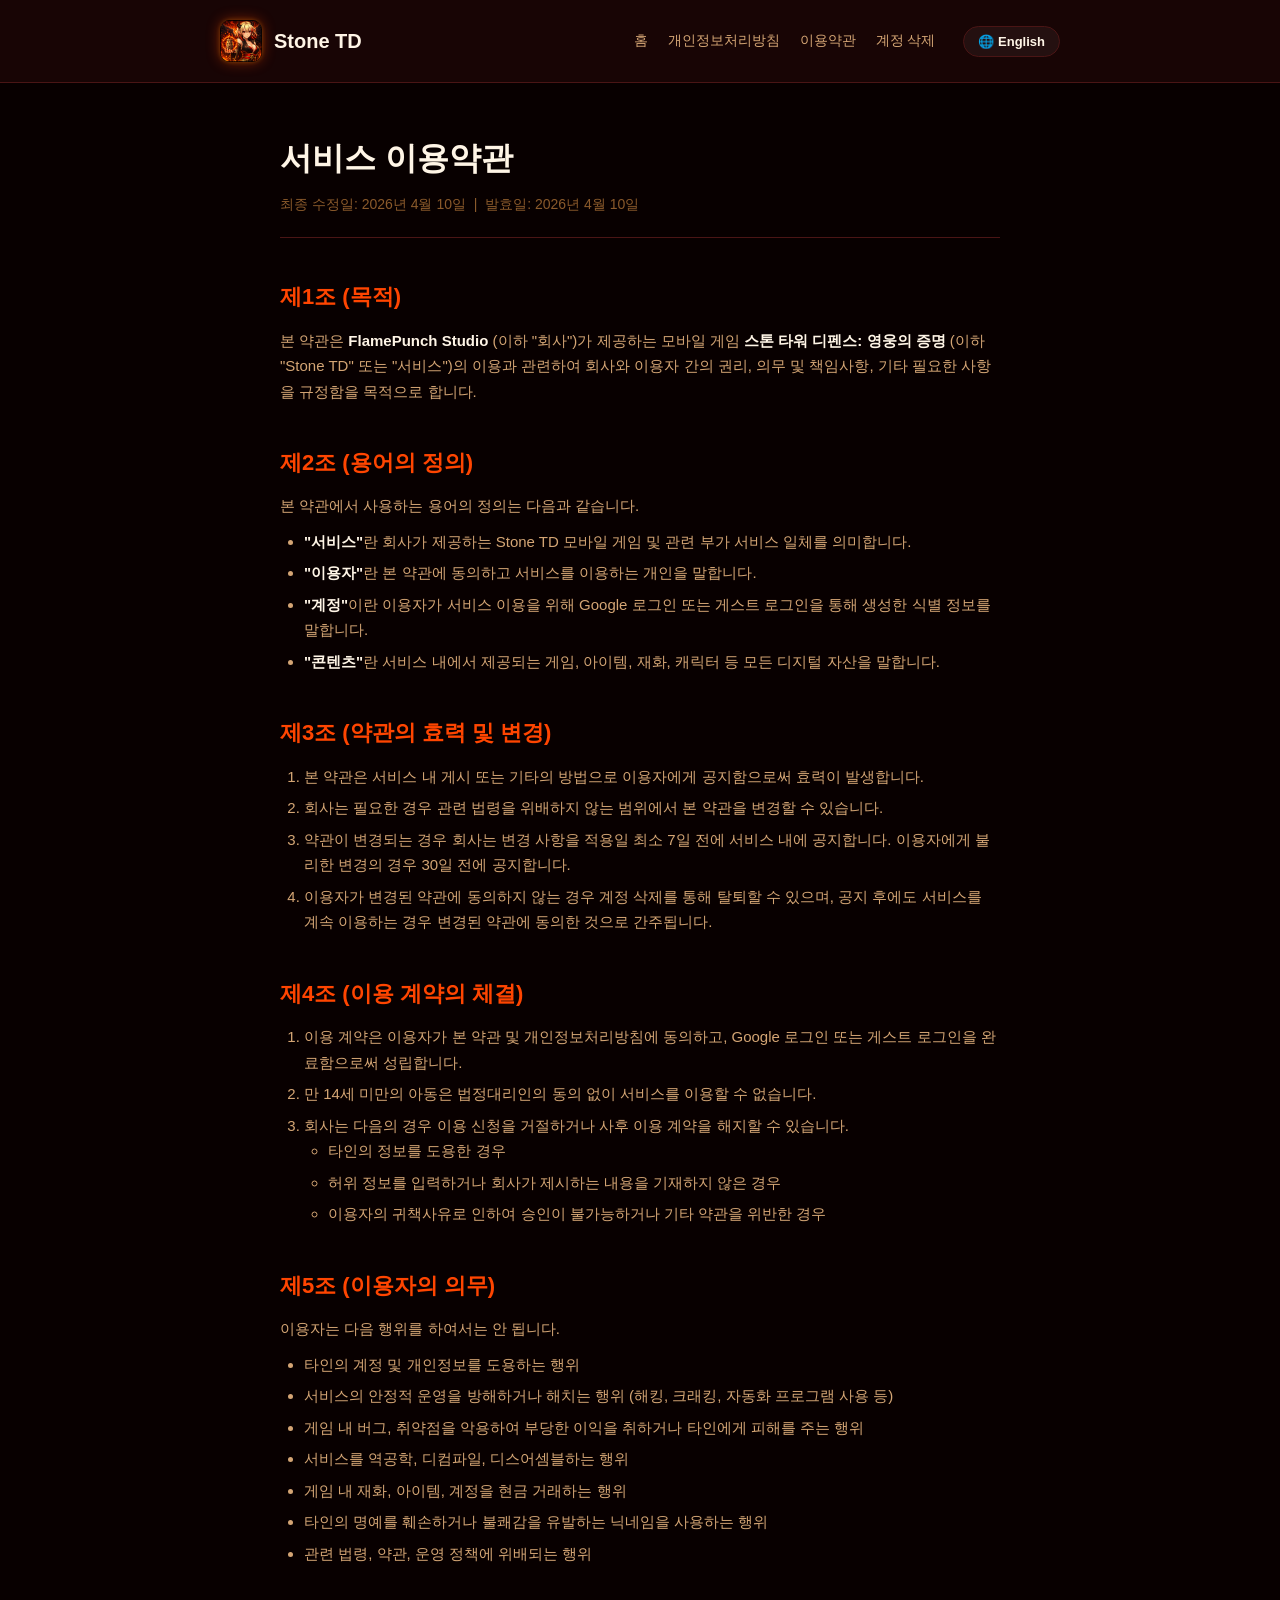
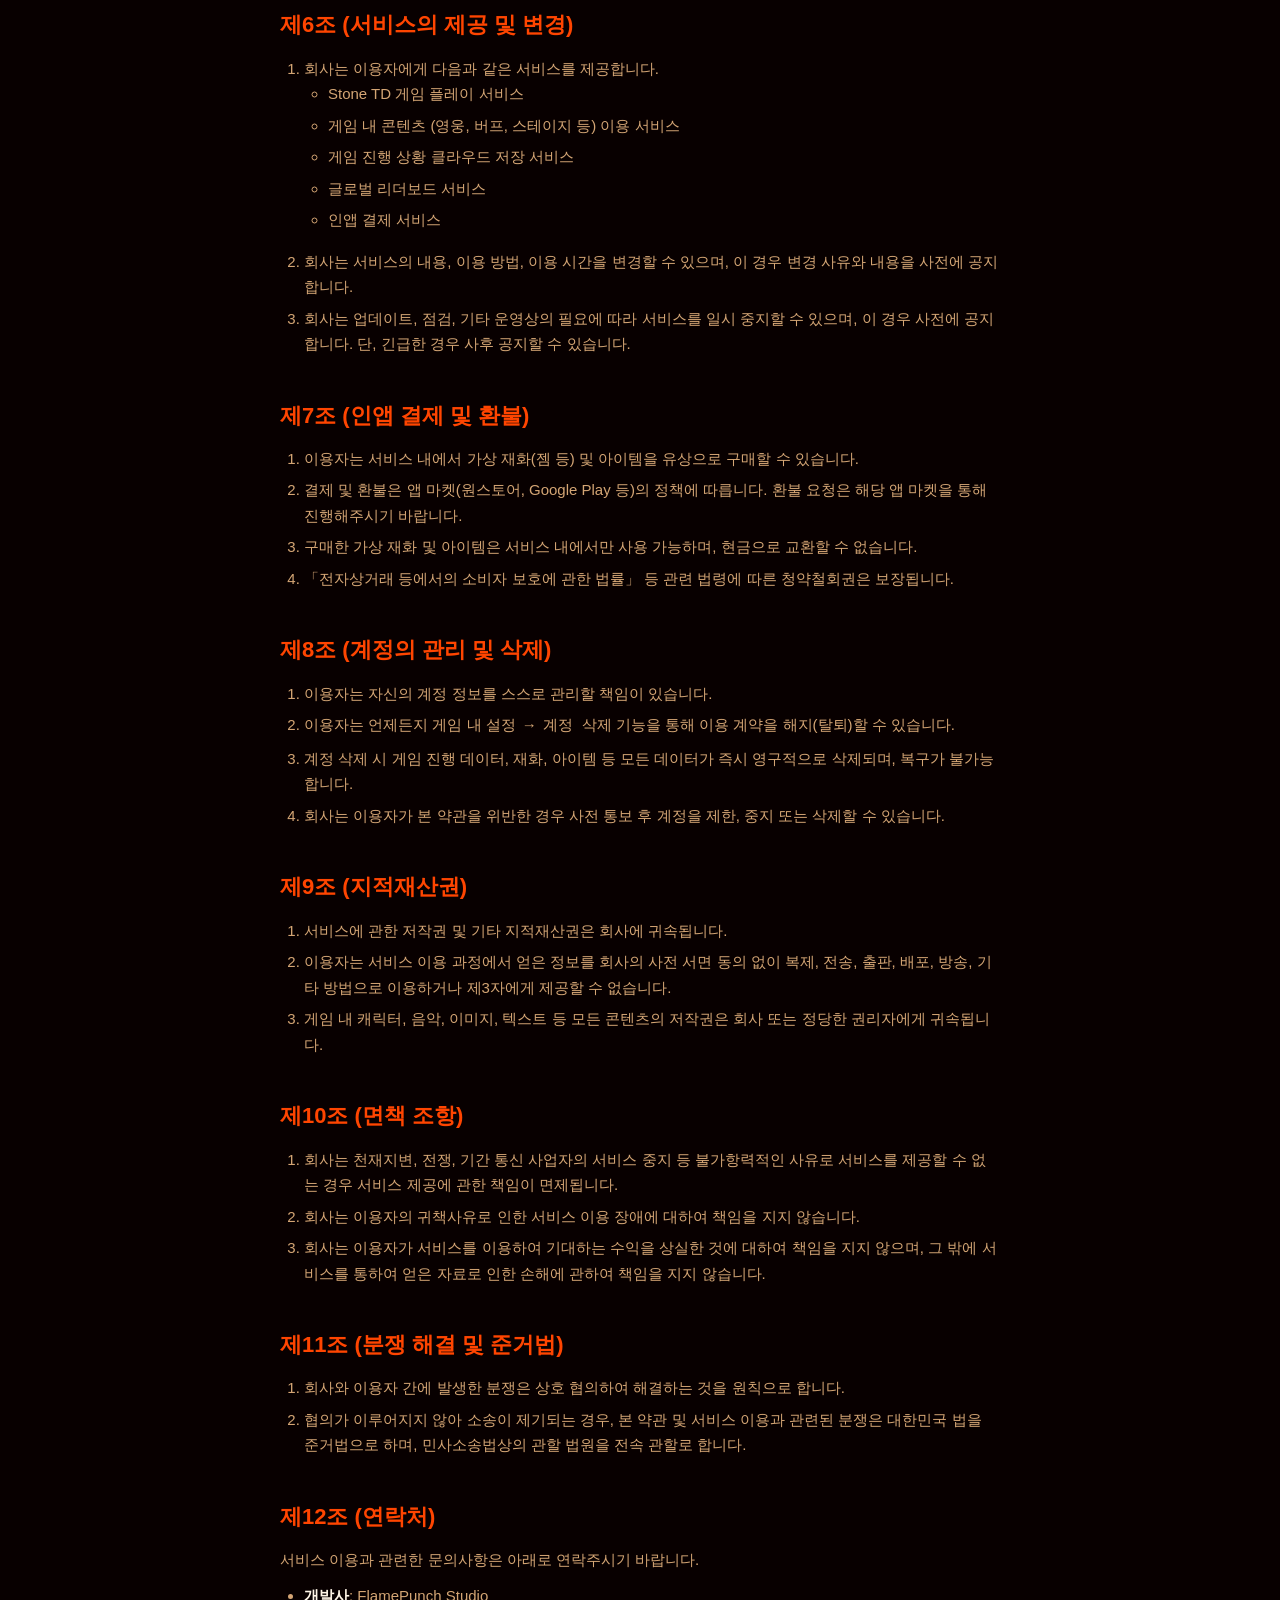
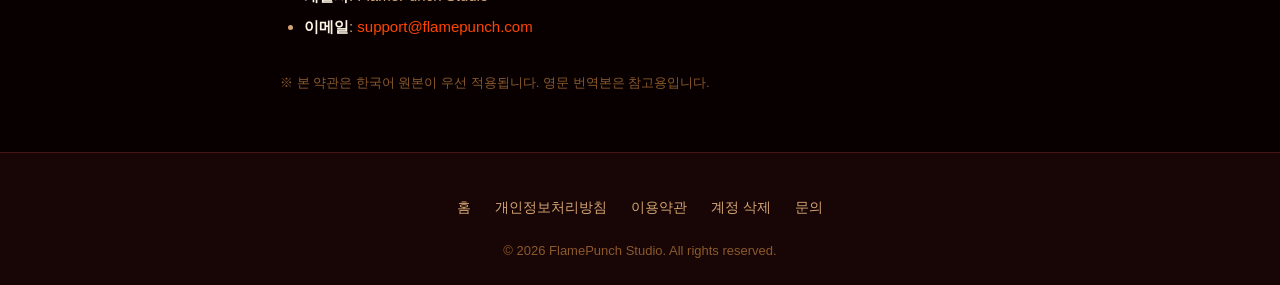
<file: terms.html>
<!DOCTYPE html>
<html lang="ko">
<head>
  <meta charset="UTF-8" />
  <meta name="viewport" content="width=device-width, initial-scale=1.0" />
  <title>이용약관 — 스톤 타워 디펜스: 영웅의 증명</title>
  <meta
    name="description"
    content="Stone TD 서비스 이용약관 — 서비스 이용 조건, 이용자의 권리와 의무에 대한 안내"
  />
  <link rel="stylesheet" href="style.css" />
</head>
<body class="show-ko">
  <!-- ─────────── 헤더 ─────────── -->
  <header>
    <div class="container">
      <nav class="nav">
        <a href="index.html" class="logo">
          <img src="Stone_TD_Icon.png" alt="Stone TD" class="logo-icon" />
          <span>Stone TD</span>
        </a>
        <ul class="nav-links">
          <li>
            <a href="index.html">
              <span data-lang="ko">홈</span>
              <span data-lang="en">Home</span>
            </a>
          </li>
          <li>
            <a href="privacy.html">
              <span data-lang="ko">개인정보처리방침</span>
              <span data-lang="en">Privacy</span>
            </a>
          </li>
          <li>
            <a href="terms.html">
              <span data-lang="ko">이용약관</span>
              <span data-lang="en">Terms</span>
            </a>
          </li>
          <li>
            <a href="delete-account.html">
              <span data-lang="ko">계정 삭제</span>
              <span data-lang="en">Delete Account</span>
            </a>
          </li>
          <li>
            <button class="lang-switch" type="button">🌐 English</button>
          </li>
        </ul>
      </nav>
    </div>
  </header>

  <!-- ─────────── 법적 문서 컨테이너 ─────────── -->
  <main class="legal-container">
    <!-- ─────────── 한국어 섹션 ─────────── -->
    <div data-lang="ko">
    <h1>서비스 이용약관</h1>
    <p class="legal-subtitle">
      최종 수정일: 2026년 4월 10일 &nbsp;|&nbsp; 발효일: 2026년 4월 10일
    </p>

    <h2>제1조 (목적)</h2>
    <p>
      본 약관은 <strong>FlamePunch Studio</strong> (이하 "회사")가 제공하는
      모바일 게임 <strong>스톤 타워 디펜스: 영웅의 증명</strong> (이하 "Stone
      TD" 또는 "서비스")의 이용과 관련하여 회사와 이용자 간의 권리, 의무 및
      책임사항, 기타 필요한 사항을 규정함을 목적으로 합니다.
    </p>

    <h2>제2조 (용어의 정의)</h2>
    <p>본 약관에서 사용하는 용어의 정의는 다음과 같습니다.</p>
    <ul>
      <li>
        <strong>"서비스"</strong>란 회사가 제공하는 Stone TD 모바일 게임 및
        관련 부가 서비스 일체를 의미합니다.
      </li>
      <li>
        <strong>"이용자"</strong>란 본 약관에 동의하고 서비스를 이용하는 개인을
        말합니다.
      </li>
      <li>
        <strong>"계정"</strong>이란 이용자가 서비스 이용을 위해 Google 로그인
        또는 게스트 로그인을 통해 생성한 식별 정보를 말합니다.
      </li>
      <li>
        <strong>"콘텐츠"</strong>란 서비스 내에서 제공되는 게임, 아이템, 재화,
        캐릭터 등 모든 디지털 자산을 말합니다.
      </li>
    </ul>

    <h2>제3조 (약관의 효력 및 변경)</h2>
    <ol>
      <li>
        본 약관은 서비스 내 게시 또는 기타의 방법으로 이용자에게 공지함으로써
        효력이 발생합니다.
      </li>
      <li>
        회사는 필요한 경우 관련 법령을 위배하지 않는 범위에서 본 약관을 변경할
        수 있습니다.
      </li>
      <li>
        약관이 변경되는 경우 회사는 변경 사항을 적용일 최소 7일 전에 서비스
        내에 공지합니다. 이용자에게 불리한 변경의 경우 30일 전에 공지합니다.
      </li>
      <li>
        이용자가 변경된 약관에 동의하지 않는 경우 계정 삭제를 통해 탈퇴할 수
        있으며, 공지 후에도 서비스를 계속 이용하는 경우 변경된 약관에 동의한
        것으로 간주됩니다.
      </li>
    </ol>

    <h2>제4조 (이용 계약의 체결)</h2>
    <ol>
      <li>
        이용 계약은 이용자가 본 약관 및 개인정보처리방침에 동의하고, Google
        로그인 또는 게스트 로그인을 완료함으로써 성립합니다.
      </li>
      <li>
        만 14세 미만의 아동은 법정대리인의 동의 없이 서비스를 이용할 수
        없습니다.
      </li>
      <li>
        회사는 다음의 경우 이용 신청을 거절하거나 사후 이용 계약을 해지할 수
        있습니다.
        <ul>
          <li>타인의 정보를 도용한 경우</li>
          <li>허위 정보를 입력하거나 회사가 제시하는 내용을 기재하지 않은 경우</li>
          <li>이용자의 귀책사유로 인하여 승인이 불가능하거나 기타 약관을 위반한 경우</li>
        </ul>
      </li>
    </ol>

    <h2>제5조 (이용자의 의무)</h2>
    <p>이용자는 다음 행위를 하여서는 안 됩니다.</p>
    <ul>
      <li>타인의 계정 및 개인정보를 도용하는 행위</li>
      <li>
        서비스의 안정적 운영을 방해하거나 해치는 행위 (해킹, 크래킹, 자동화
        프로그램 사용 등)
      </li>
      <li>
        게임 내 버그, 취약점을 악용하여 부당한 이익을 취하거나 타인에게 피해를
        주는 행위
      </li>
      <li>서비스를 역공학, 디컴파일, 디스어셈블하는 행위</li>
      <li>게임 내 재화, 아이템, 계정을 현금 거래하는 행위</li>
      <li>
        타인의 명예를 훼손하거나 불쾌감을 유발하는 닉네임을 사용하는 행위
      </li>
      <li>
        관련 법령, 약관, 운영 정책에 위배되는 행위
      </li>
    </ul>

    <h2>제6조 (서비스의 제공 및 변경)</h2>
    <ol>
      <li>
        회사는 이용자에게 다음과 같은 서비스를 제공합니다.
        <ul>
          <li>Stone TD 게임 플레이 서비스</li>
          <li>게임 내 콘텐츠 (영웅, 버프, 스테이지 등) 이용 서비스</li>
          <li>게임 진행 상황 클라우드 저장 서비스</li>
          <li>글로벌 리더보드 서비스</li>
          <li>인앱 결제 서비스</li>
        </ul>
      </li>
      <li>
        회사는 서비스의 내용, 이용 방법, 이용 시간을 변경할 수 있으며, 이
        경우 변경 사유와 내용을 사전에 공지합니다.
      </li>
      <li>
        회사는 업데이트, 점검, 기타 운영상의 필요에 따라 서비스를 일시 중지할
        수 있으며, 이 경우 사전에 공지합니다. 단, 긴급한 경우 사후 공지할 수
        있습니다.
      </li>
    </ol>

    <h2>제7조 (인앱 결제 및 환불)</h2>
    <ol>
      <li>
        이용자는 서비스 내에서 가상 재화(젬 등) 및 아이템을 유상으로 구매할 수
        있습니다.
      </li>
      <li>
        결제 및 환불은 앱 마켓(원스토어, Google Play 등)의 정책에 따릅니다.
        환불 요청은 해당 앱 마켓을 통해 진행해주시기 바랍니다.
      </li>
      <li>
        구매한 가상 재화 및 아이템은 서비스 내에서만 사용 가능하며, 현금으로
        교환할 수 없습니다.
      </li>
      <li>
        「전자상거래 등에서의 소비자 보호에 관한 법률」 등 관련 법령에 따른
        청약철회권은 보장됩니다.
      </li>
    </ol>

    <h2>제8조 (계정의 관리 및 삭제)</h2>
    <ol>
      <li>
        이용자는 자신의 계정 정보를 스스로 관리할 책임이 있습니다.
      </li>
      <li>
        이용자는 언제든지 게임 내 <code>설정 → 계정 삭제</code> 기능을 통해
        이용 계약을 해지(탈퇴)할 수 있습니다.
      </li>
      <li>
        계정 삭제 시 게임 진행 데이터, 재화, 아이템 등 모든 데이터가 즉시
        영구적으로 삭제되며, 복구가 불가능합니다.
      </li>
      <li>
        회사는 이용자가 본 약관을 위반한 경우 사전 통보 후 계정을 제한, 중지
        또는 삭제할 수 있습니다.
      </li>
    </ol>

    <h2>제9조 (지적재산권)</h2>
    <ol>
      <li>
        서비스에 관한 저작권 및 기타 지적재산권은 회사에 귀속됩니다.
      </li>
      <li>
        이용자는 서비스 이용 과정에서 얻은 정보를 회사의 사전 서면 동의 없이
        복제, 전송, 출판, 배포, 방송, 기타 방법으로 이용하거나 제3자에게 제공할
        수 없습니다.
      </li>
      <li>
        게임 내 캐릭터, 음악, 이미지, 텍스트 등 모든 콘텐츠의 저작권은 회사
        또는 정당한 권리자에게 귀속됩니다.
      </li>
    </ol>

    <h2>제10조 (면책 조항)</h2>
    <ol>
      <li>
        회사는 천재지변, 전쟁, 기간 통신 사업자의 서비스 중지 등 불가항력적인
        사유로 서비스를 제공할 수 없는 경우 서비스 제공에 관한 책임이
        면제됩니다.
      </li>
      <li>
        회사는 이용자의 귀책사유로 인한 서비스 이용 장애에 대하여 책임을 지지
        않습니다.
      </li>
      <li>
        회사는 이용자가 서비스를 이용하여 기대하는 수익을 상실한 것에 대하여
        책임을 지지 않으며, 그 밖에 서비스를 통하여 얻은 자료로 인한 손해에
        관하여 책임을 지지 않습니다.
      </li>
    </ol>

    <h2>제11조 (분쟁 해결 및 준거법)</h2>
    <ol>
      <li>
        회사와 이용자 간에 발생한 분쟁은 상호 협의하여 해결하는 것을 원칙으로
        합니다.
      </li>
      <li>
        협의가 이루어지지 않아 소송이 제기되는 경우, 본 약관 및 서비스 이용과
        관련된 분쟁은 대한민국 법을 준거법으로 하며, 민사소송법상의 관할 법원을
        전속 관할로 합니다.
      </li>
    </ol>

    <h2>제12조 (연락처)</h2>
    <p>서비스 이용과 관련한 문의사항은 아래로 연락주시기 바랍니다.</p>
    <ul>
      <li><strong>개발사</strong>: FlamePunch Studio</li>
      <li>
        <strong>이메일</strong>:
        <a href="mailto:support@flamepunch.com"
          >support@flamepunch.com</a
        >
      </li>
    </ul>

    <p style="margin-top: 32px; color: var(--text-muted); font-size: 13px">
      ※ 본 약관은 한국어 원본이 우선 적용됩니다. 영문 번역본은 참고용입니다.
    </p>
    </div>
    <!-- ─────────── /한국어 섹션 ─────────── -->

    <!-- ─────────── English Section ─────────── -->
    <div data-lang="en">
      <h1>Terms of Service</h1>
      <p class="legal-subtitle">
        Last updated: April 10, 2026 &nbsp;|&nbsp; Effective: April 10, 2026
      </p>

      <h2>1. Acceptance of Terms</h2>
      <p>
        By accessing or using <strong>Stone TD: Proof of Heroes</strong>
        ("Stone TD" or the "Service") provided by
        <strong>FlamePunch Studio</strong> ("we", "us"), you agree to be bound
        by these Terms of Service. If you do not agree to these terms, please
        do not use the Service.
      </p>

      <h2>2. Eligibility</h2>
      <p>
        You must be at least 14 years old to use this Service. Users under 14
        require parental or legal guardian consent.
      </p>

      <h2>3. Account</h2>
      <ul>
        <li>
          You can create an account via Google Sign-In or Guest Login.
        </li>
        <li>
          You are responsible for maintaining the confidentiality of your
          account and all activities under it.
        </li>
        <li>
          You may delete your account at any time via
          <code>Settings → Delete Account</code> in the game. This action is
          irreversible.
        </li>
      </ul>

      <h2>4. User Conduct</h2>
      <p>You agree NOT to:</p>
      <ul>
        <li>Use the Service for any illegal purpose</li>
        <li>
          Attempt to hack, cheat, or exploit bugs in the Service
        </li>
        <li>
          Reverse engineer, decompile, or disassemble the Service
        </li>
        <li>Trade virtual currency or items for real money outside the game</li>
        <li>
          Use offensive, defamatory, or inappropriate nicknames
        </li>
      </ul>

      <h2>5. Virtual Currency and In-App Purchases</h2>
      <ul>
        <li>
          The Service offers virtual currency (gems, gold) and items purchasable
          with real money.
        </li>
        <li>
          Payments and refunds are governed by the policies of the respective
          app stores (ONE Store, Google Play, etc.).
        </li>
        <li>
          Virtual currency has no monetary value outside the Service and cannot
          be exchanged for cash.
        </li>
      </ul>

      <h2>6. Intellectual Property</h2>
      <p>
        All content within the Service (including but not limited to graphics,
        music, text, characters) is owned by FlamePunch Studio or its
        licensors. You may not reproduce, distribute, or create derivative
        works without prior written consent.
      </p>

      <h2>7. Service Changes and Termination</h2>
      <ul>
        <li>
          We reserve the right to modify, suspend, or discontinue the Service
          at any time, with reasonable notice when possible.
        </li>
        <li>
          We may terminate your account if you violate these Terms, with prior
          notice when appropriate.
        </li>
      </ul>

      <h2>8. Disclaimer of Warranties</h2>
      <p>
        The Service is provided "AS IS" without warranties of any kind. We do
        not guarantee uninterrupted, error-free, or secure operation.
      </p>

      <h2>9. Limitation of Liability</h2>
      <p>
        To the maximum extent permitted by law, FlamePunch Studio shall not be
        liable for any indirect, incidental, special, or consequential damages
        arising from your use of the Service.
      </p>

      <h2>10. Governing Law</h2>
      <p>
        These Terms shall be governed by the laws of the Republic of Korea. Any
        disputes shall be resolved in the courts having jurisdiction under the
        Korean Civil Procedure Act.
      </p>

      <h2>11. Contact</h2>
      <p>
        For questions about these Terms, please contact us:
      </p>
      <ul>
        <li><strong>Developer</strong>: FlamePunch Studio</li>
        <li>
          <strong>Email</strong>:
          <a href="mailto:support@flamepunch.com"
            >support@flamepunch.com</a
          >
        </li>
      </ul>
    </div>
  </main>

  <!-- ─────────── 푸터 ─────────── -->
  <footer>
    <div class="container">
      <ul class="footer-links">
        <li>
          <a href="index.html">
            <span data-lang="ko">홈</span>
            <span data-lang="en">Home</span>
          </a>
        </li>
        <li>
          <a href="privacy.html">
            <span data-lang="ko">개인정보처리방침</span>
            <span data-lang="en">Privacy Policy</span>
          </a>
        </li>
        <li>
          <a href="terms.html">
            <span data-lang="ko">이용약관</span>
            <span data-lang="en">Terms of Service</span>
          </a>
        </li>
        <li>
          <a href="delete-account.html">
            <span data-lang="ko">계정 삭제</span>
            <span data-lang="en">Delete Account</span>
          </a>
        </li>
        <li>
          <a href="mailto:support@flamepunch.com">
            <span data-lang="ko">문의</span>
            <span data-lang="en">Contact</span>
          </a>
        </li>
      </ul>
      <p class="footer-copyright">
        © 2026 FlamePunch Studio. All rights reserved.
      </p>
    </div>
  </footer>

  <script src="lang.js"></script>
</body>
</html>
</file>
<file: style.css>
/* ============================================================
   Stone TD 공식 웹사이트 스타일
   모바일 반응형, 다크 테마, 한국어/영어 토글 지원
   ============================================================ */

/* ─────────── 다국어 전환 (lang.js 제어) ─────────── */
/* 기본: show-ko 클래스가 없으면 ko 표시 (초기 로딩 시 FOUC 방지) */
[data-lang="en"] {
  display: none;
}
[data-lang="ko"] {
  display: initial;
}

/* show-en 상태 */
body.show-en [data-lang="ko"] {
  display: none !important;
}
body.show-en [data-lang="en"] {
  display: initial;
}

/* show-ko 상태 (명시적) */
body.show-ko [data-lang="en"] {
  display: none !important;
}
body.show-ko [data-lang="ko"] {
  display: initial;
}

/* block 요소용 (section, div, p, li 등) */
body.show-en section[data-lang="ko"],
body.show-en div[data-lang="ko"],
body.show-en p[data-lang="ko"],
body.show-en li[data-lang="ko"],
body.show-en h1[data-lang="ko"],
body.show-en h2[data-lang="ko"],
body.show-en h3[data-lang="ko"],
body.show-en ul[data-lang="ko"] {
  display: none !important;
}
body.show-en section[data-lang="en"],
body.show-en div[data-lang="en"],
body.show-en p[data-lang="en"],
body.show-en li[data-lang="en"],
body.show-en h1[data-lang="en"],
body.show-en h2[data-lang="en"],
body.show-en h3[data-lang="en"],
body.show-en ul[data-lang="en"] {
  display: block;
}

body.show-ko section[data-lang="en"],
body.show-ko div[data-lang="en"],
body.show-ko p[data-lang="en"],
body.show-ko li[data-lang="en"],
body.show-ko h1[data-lang="en"],
body.show-ko h2[data-lang="en"],
body.show-ko h3[data-lang="en"],
body.show-ko ul[data-lang="en"] {
  display: none !important;
}
body.show-ko section[data-lang="ko"],
body.show-ko div[data-lang="ko"],
body.show-ko p[data-lang="ko"],
body.show-ko li[data-lang="ko"],
body.show-ko h1[data-lang="ko"],
body.show-ko h2[data-lang="ko"],
body.show-ko h3[data-lang="ko"],
body.show-ko ul[data-lang="ko"] {
  display: block;
}

/* 언어 전환 버튼 */
.lang-switch {
  display: inline-flex;
  align-items: center;
  gap: 6px;
  background: var(--bg-card);
  border: 1px solid var(--border);
  color: var(--text-primary);
  padding: 7px 14px;
  border-radius: 20px;
  font-size: 13px;
  font-weight: 600;
  cursor: pointer;
  transition: all 0.2s ease;
  font-family: inherit;
  margin-left: 8px;
}

.lang-switch:hover {
  background: var(--accent);
  color: #fff5e6;
  border-color: var(--accent);
  box-shadow: 0 0 12px rgba(255, 69, 0, 0.4);
}

.lang-switch:active {
  transform: scale(0.96);
}



:root {
  /* Fire 테마 — Stone TD 아이콘 기반 */
  --bg-primary: #080000;           /* 깊은 흑적색 */
  --bg-secondary: #180505;         /* 어두운 버건디 */
  --bg-card: #241010;              /* 카드 배경 (약간 밝음) */
  --border: #4a1515;               /* 어두운 적색 테두리 */
  --text-primary: #fff5e6;         /* 따뜻한 크림 (본문 흰색) */
  --text-secondary: #d4a574;       /* 따뜻한 금색/탄 */
  --text-muted: #8b5a2b;           /* 어두운 갈색 */
  --accent: #ff4500;               /* 불꽃 주황-빨강 (메인 강조) */
  --accent-hover: #ff6b35;         /* 밝은 불꽃 */
  --accent-gold: #ffb800;          /* 따뜻한 금색 (보조 강조) */
  --accent-dark: #8b1a00;          /* 진한 적색 */
  --danger: #dc2626;
  --success: #10b981;
  --max-width: 880px;
  --radius: 12px;
}

* {
  box-sizing: border-box;
  margin: 0;
  padding: 0;
}

html {
  scroll-behavior: smooth;
  -webkit-text-size-adjust: 100%;
}

body {
  font-family: -apple-system, BlinkMacSystemFont, "Segoe UI", "Pretendard",
    "Noto Sans KR", "Apple SD Gothic Neo", "Malgun Gothic", sans-serif;
  background: var(--bg-primary);
  color: var(--text-primary);
  line-height: 1.7;
  font-size: 16px;
  min-height: 100vh;
  display: flex;
  flex-direction: column;
}

/* ─────────── 공통 컨테이너 ─────────── */
.container {
  max-width: var(--max-width);
  margin: 0 auto;
  padding: 0 20px;
  width: 100%;
}

/* ─────────── 헤더 / 네비게이션 ─────────── */
header {
  background: var(--bg-secondary);
  border-bottom: 1px solid var(--border);
  padding: 20px 0;
  position: sticky;
  top: 0;
  z-index: 100;
  backdrop-filter: blur(8px);
}

.nav {
  display: flex;
  align-items: center;
  justify-content: space-between;
  gap: 20px;
}

.logo {
  display: flex;
  align-items: center;
  gap: 12px;
  text-decoration: none;
  color: var(--text-primary);
  font-weight: 700;
  font-size: 20px;
}

.logo-icon {
  width: 42px;
  height: 42px;
  border-radius: 10px;
  object-fit: cover;
  box-shadow: 0 0 14px rgba(255, 69, 0, 0.45), 0 0 4px rgba(255, 184, 0, 0.3);
  transition: box-shadow 0.3s ease, transform 0.2s ease;
}

.logo:hover .logo-icon {
  box-shadow: 0 0 20px rgba(255, 69, 0, 0.7), 0 0 8px rgba(255, 184, 0, 0.5);
  transform: scale(1.05);
}

.nav-links {
  display: flex;
  gap: 20px;
  list-style: none;
}

.nav-links a {
  color: var(--text-secondary);
  text-decoration: none;
  font-size: 14px;
  transition: color 0.2s;
}

.nav-links a:hover {
  color: var(--accent);
}

/* ─────────── Hero 섹션 (index.html 전용) ─────────── */
.hero {
  padding: 80px 0 60px;
  text-align: center;
  background: linear-gradient(
    180deg,
    var(--bg-primary) 0%,
    var(--bg-secondary) 100%
  );
}

.hero h1 {
  font-size: clamp(36px, 8vw, 56px);
  font-weight: 800;
  margin-bottom: 16px;
  background: linear-gradient(
    135deg,
    #fff5e6 0%,
    var(--accent-gold) 35%,
    var(--accent) 70%,
    var(--accent-dark) 100%
  );
  -webkit-background-clip: text;
  -webkit-text-fill-color: transparent;
  background-clip: text;
  text-shadow: 0 0 40px rgba(255, 69, 0, 0.3);
  filter: drop-shadow(0 0 20px rgba(255, 69, 0, 0.2));
}

.hero .tagline {
  font-size: clamp(16px, 3.5vw, 20px);
  color: var(--text-secondary);
  margin-bottom: 40px;
  max-width: 600px;
  margin-left: auto;
  margin-right: auto;
}

.hero-badges {
  display: flex;
  justify-content: center;
  gap: 12px;
  flex-wrap: wrap;
  margin-top: 24px;
}

.badge {
  display: inline-flex;
  align-items: center;
  gap: 8px;
  background: var(--bg-card);
  color: var(--text-secondary);
  padding: 8px 16px;
  border-radius: 20px;
  font-size: 13px;
  border: 1px solid var(--border);
}

/* ─────────── 섹션 공통 ─────────── */
section {
  padding: 48px 0;
}

.section-title {
  font-size: 28px;
  font-weight: 700;
  margin-bottom: 24px;
  color: var(--text-primary);
}

.section-subtitle {
  font-size: 15px;
  color: var(--text-muted);
  margin-bottom: 32px;
}

/* ─────────── 기능 카드 그리드 ─────────── */
.features {
  display: grid;
  grid-template-columns: repeat(auto-fit, minmax(240px, 1fr));
  gap: 20px;
  margin-top: 24px;
}

.feature-card {
  background: var(--bg-card);
  border: 1px solid var(--border);
  border-radius: var(--radius);
  padding: 24px;
  transition: transform 0.2s, border-color 0.2s;
}

.feature-card:hover {
  transform: translateY(-4px);
  border-color: var(--accent);
  box-shadow: 0 4px 24px rgba(255, 69, 0, 0.15), 0 0 0 1px rgba(255, 69, 0, 0.3);
}

.feature-card .emoji {
  font-size: 32px;
  margin-bottom: 12px;
}

.feature-card h3 {
  font-size: 18px;
  margin-bottom: 8px;
  color: var(--text-primary);
}

.feature-card p {
  color: var(--text-secondary);
  font-size: 14px;
  line-height: 1.6;
}

/* ─────────── Download 버튼 ─────────── */
.cta-buttons {
  display: flex;
  gap: 16px;
  justify-content: center;
  flex-wrap: wrap;
  margin-top: 32px;
}

.btn {
  display: inline-flex;
  align-items: center;
  gap: 10px;
  padding: 14px 28px;
  background: linear-gradient(135deg, var(--accent) 0%, var(--accent-dark) 100%);
  color: #fff5e6;
  border-radius: var(--radius);
  text-decoration: none;
  font-weight: 700;
  font-size: 15px;
  transition: all 0.2s ease;
  box-shadow: 0 4px 16px rgba(255, 69, 0, 0.3);
  border: 1px solid rgba(255, 184, 0, 0.2);
}

.btn:hover {
  background: linear-gradient(135deg, var(--accent-hover) 0%, var(--accent) 100%);
  transform: translateY(-2px);
  box-shadow: 0 6px 24px rgba(255, 69, 0, 0.5);
}

.btn-secondary {
  background: transparent;
  color: var(--text-primary);
  border: 1px solid var(--border);
}

.btn-secondary:hover {
  background: var(--bg-card);
}

/* ─────────── 법적 문서 스타일 (privacy / terms) ─────────── */
.legal-container {
  max-width: 760px;
  margin: 48px auto;
  padding: 0 20px;
}

.legal-container h1 {
  font-size: 32px;
  font-weight: 800;
  margin-bottom: 8px;
  color: var(--text-primary);
}

.legal-container .legal-subtitle {
  color: var(--text-muted);
  font-size: 14px;
  margin-bottom: 40px;
  padding-bottom: 20px;
  border-bottom: 1px solid var(--border);
}

.legal-container h2 {
  font-size: 22px;
  font-weight: 700;
  color: var(--accent);
  margin-top: 40px;
  margin-bottom: 12px;
}

.legal-container h3 {
  font-size: 17px;
  font-weight: 600;
  color: var(--text-primary);
  margin-top: 20px;
  margin-bottom: 8px;
}

.legal-container p,
.legal-container li {
  color: var(--text-secondary);
  font-size: 15px;
  margin-bottom: 10px;
}

.legal-container ul,
.legal-container ol {
  padding-left: 24px;
  margin-bottom: 16px;
}

.legal-container li {
  margin-bottom: 6px;
}

.legal-container strong {
  color: var(--text-primary);
  font-weight: 600;
}

.legal-container a {
  color: var(--accent);
  text-decoration: none;
}

.legal-container a:hover {
  text-decoration: underline;
}

/* 언어 구분 섹션 */
.lang-section {
  background: var(--bg-secondary);
  border: 1px solid var(--border);
  border-radius: var(--radius);
  padding: 24px;
  margin-bottom: 32px;
}

.lang-label {
  display: inline-block;
  background: var(--accent);
  color: #0f0f14;
  padding: 4px 12px;
  border-radius: 12px;
  font-size: 12px;
  font-weight: 700;
  margin-bottom: 16px;
  text-transform: uppercase;
}

/* ─────────── 테이블 스타일 ─────────── */
.data-table {
  width: 100%;
  border-collapse: collapse;
  margin: 16px 0;
  background: var(--bg-secondary);
  border-radius: var(--radius);
  overflow: hidden;
}

.data-table th,
.data-table td {
  padding: 12px 16px;
  text-align: left;
  border-bottom: 1px solid var(--border);
  font-size: 14px;
}

.data-table th {
  background: var(--bg-card);
  color: var(--text-primary);
  font-weight: 600;
}

.data-table td {
  color: var(--text-secondary);
}

.data-table tr:last-child td {
  border-bottom: none;
}

/* ─────────── 푸터 ─────────── */
footer {
  margin-top: auto;
  background: var(--bg-secondary);
  border-top: 1px solid var(--border);
  padding: 40px 0 24px;
  text-align: center;
}

.footer-links {
  display: flex;
  justify-content: center;
  gap: 24px;
  flex-wrap: wrap;
  margin-bottom: 20px;
  list-style: none;
}

.footer-links a {
  color: var(--text-secondary);
  text-decoration: none;
  font-size: 14px;
}

.footer-links a:hover {
  color: var(--accent);
}

.footer-copyright {
  color: var(--text-muted);
  font-size: 13px;
}

/* ─────────── 모바일 대응 ─────────── */
@media (max-width: 640px) {
  .hero {
    padding: 60px 0 40px;
  }

  section {
    padding: 32px 0;
  }

  .section-title {
    font-size: 24px;
  }

  .nav-links {
    gap: 12px;
  }

  .nav-links a {
    font-size: 13px;
  }

  .legal-container {
    margin: 32px auto;
  }

  .legal-container h1 {
    font-size: 26px;
  }

  .legal-container h2 {
    font-size: 19px;
  }

  .cta-buttons {
    flex-direction: column;
    align-items: stretch;
  }

  .btn {
    justify-content: center;
  }
}
</file>
